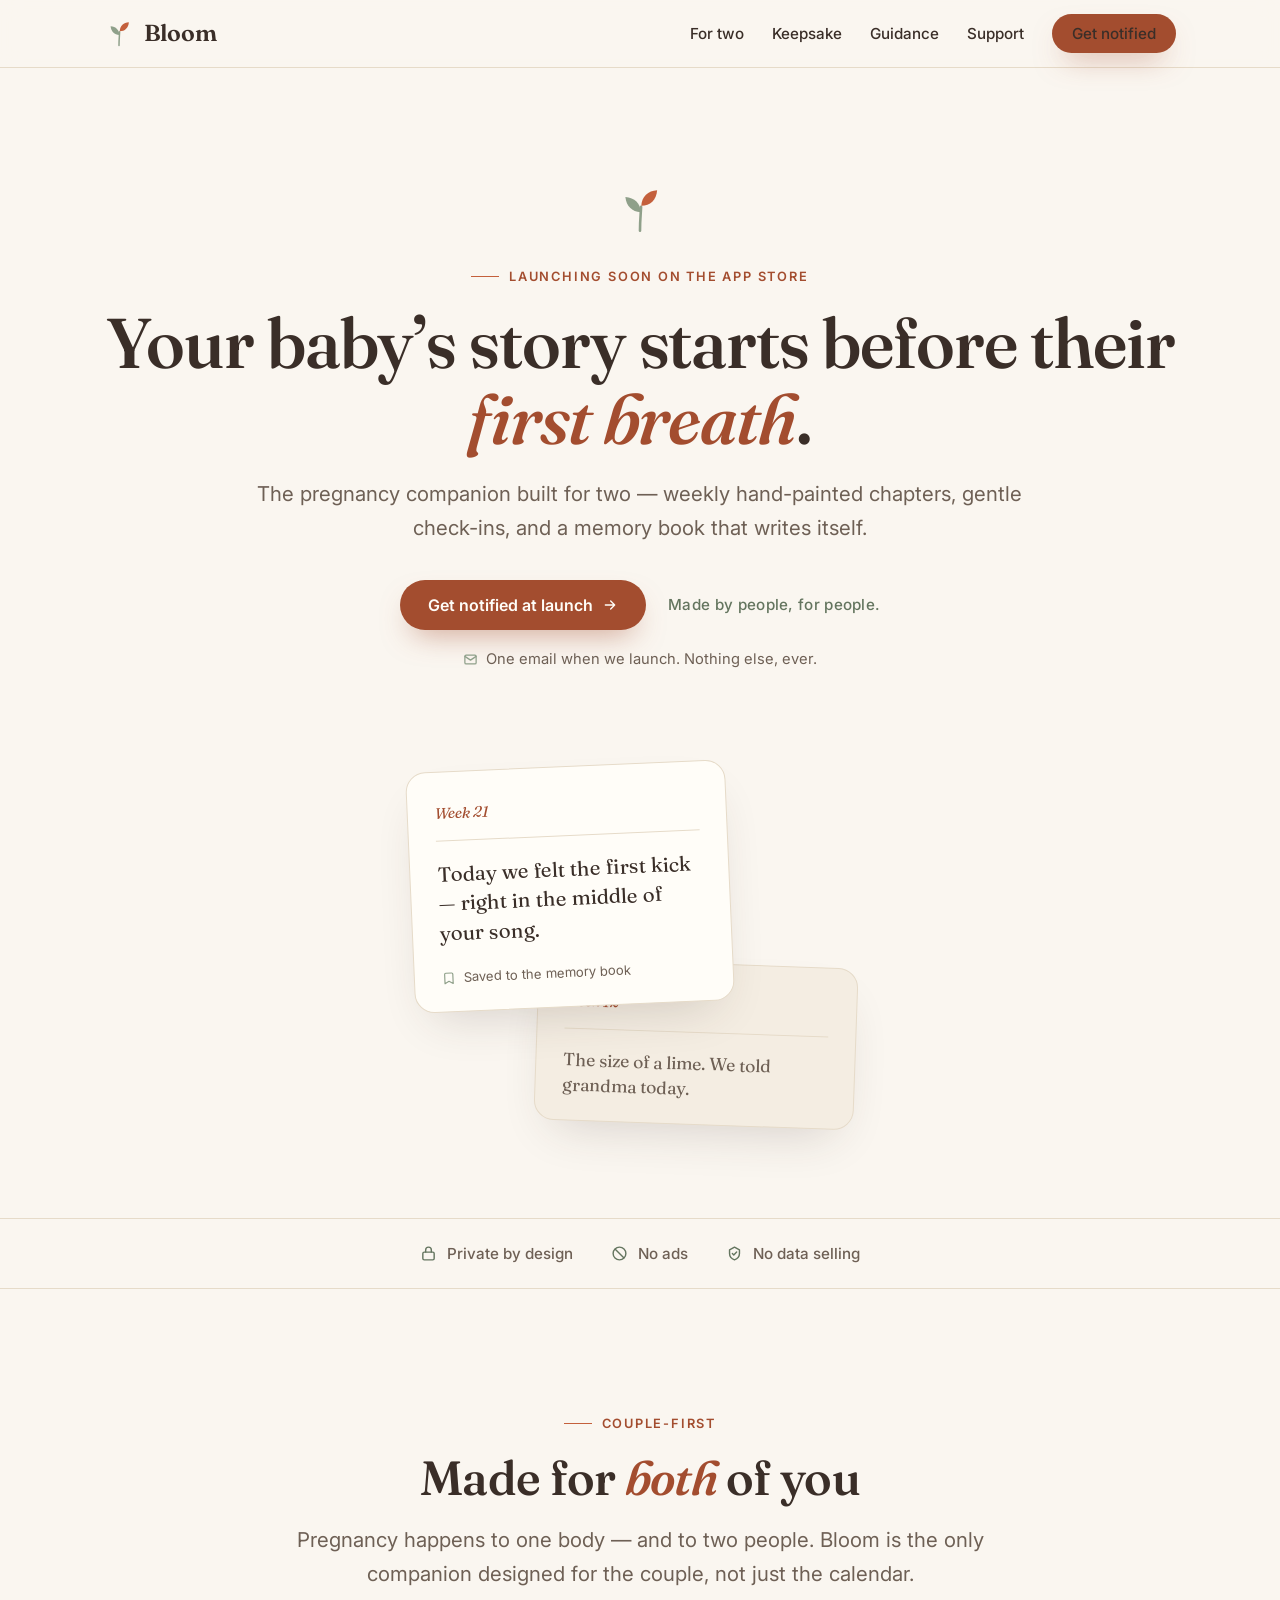
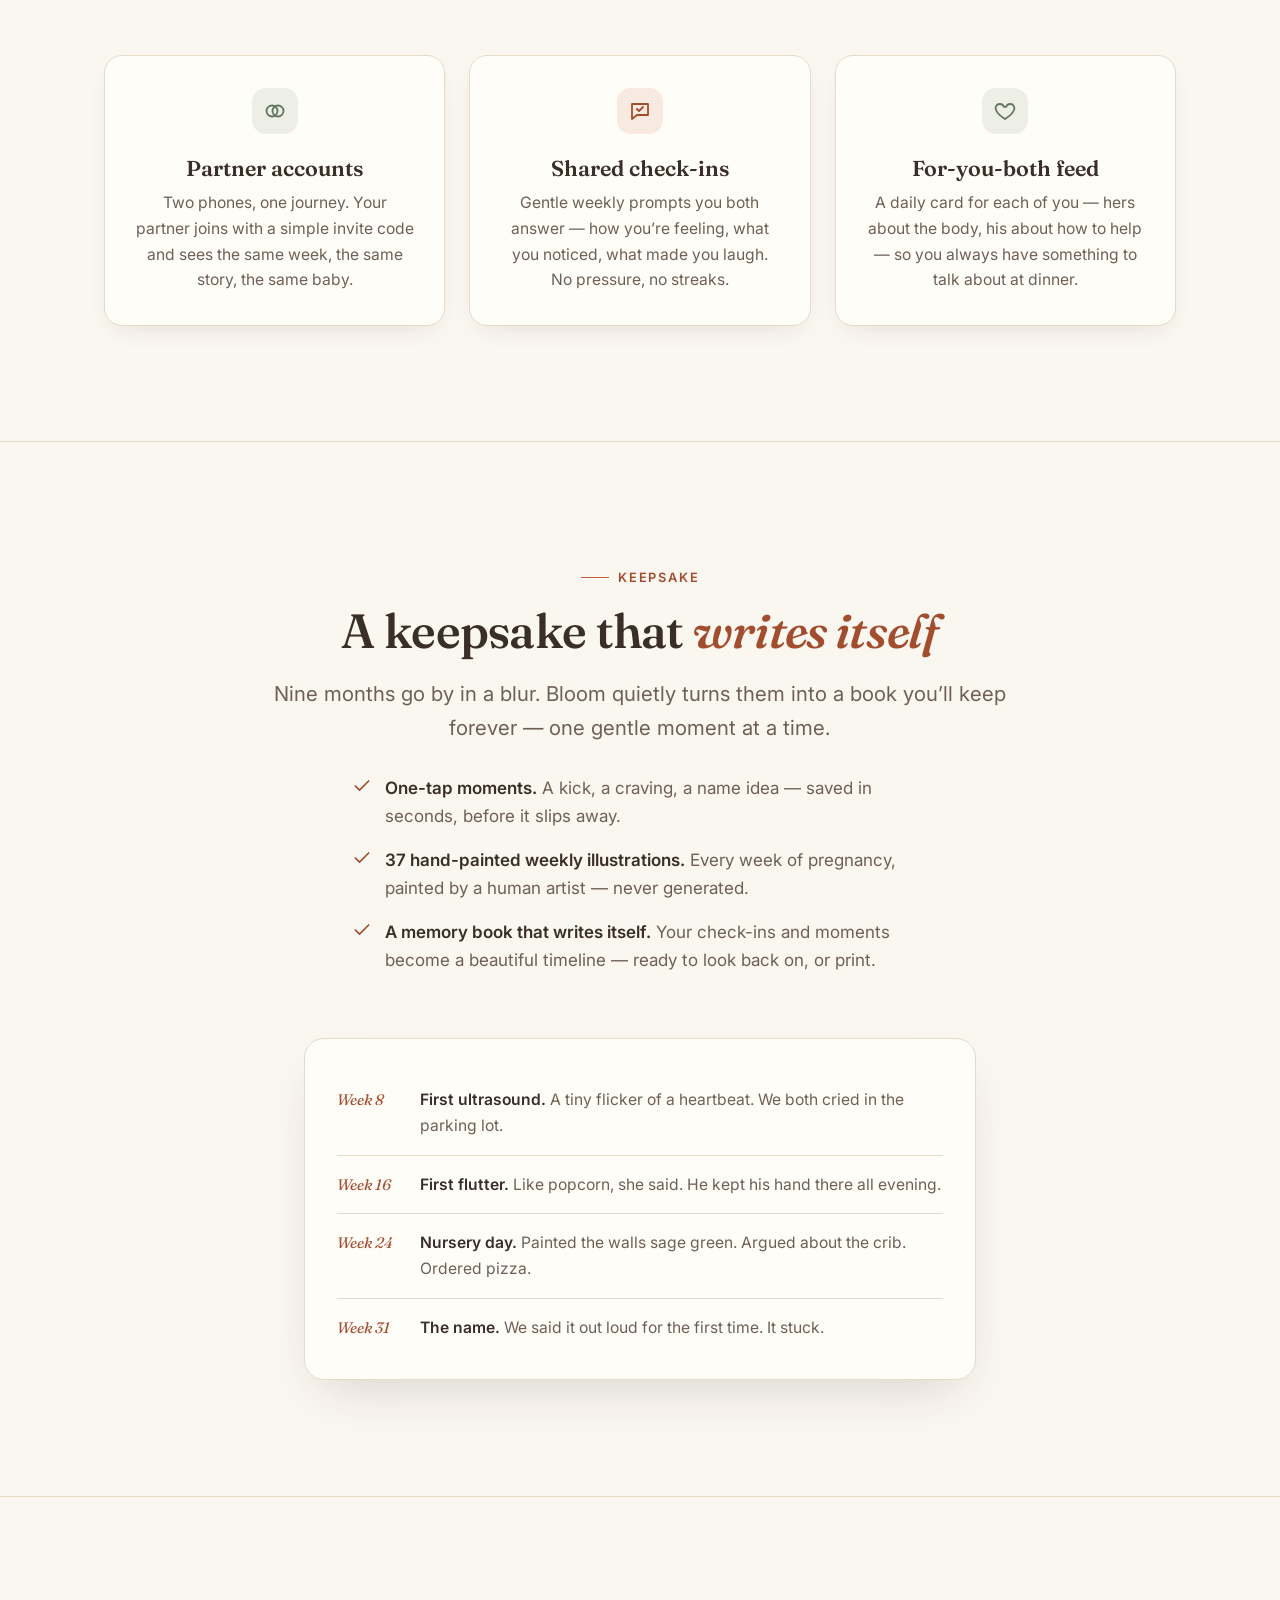
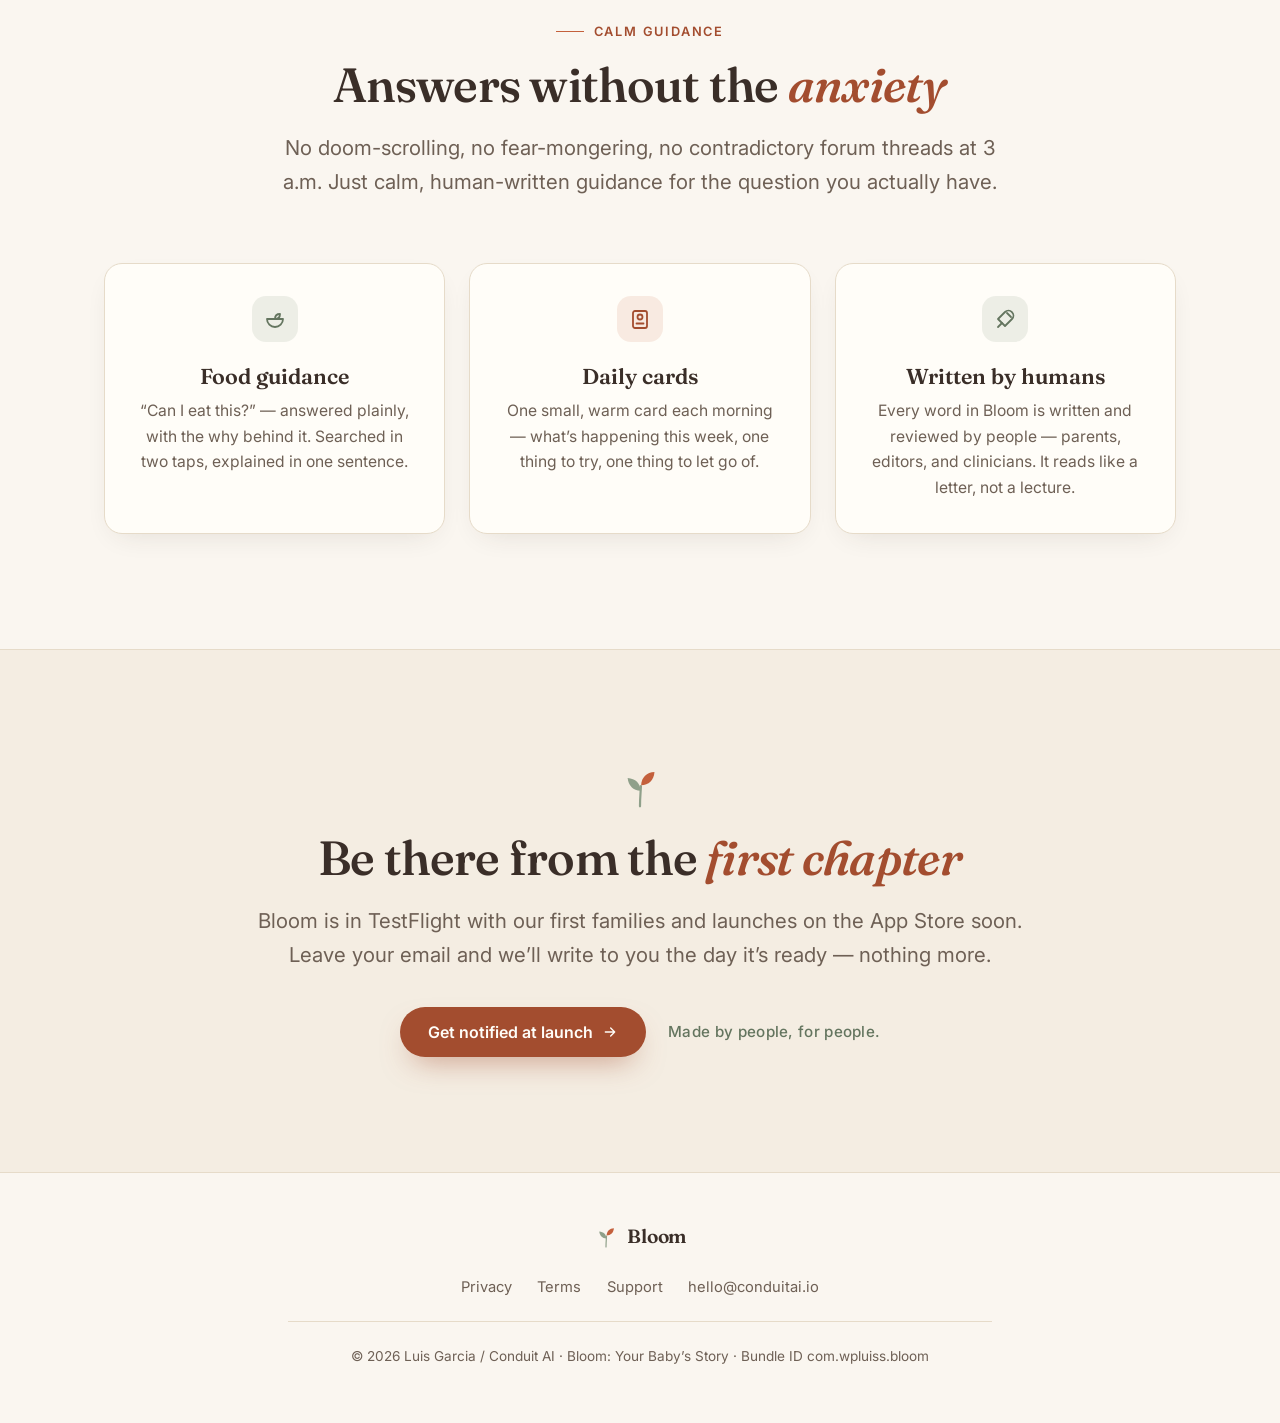
<file: index.html>
<!DOCTYPE html>
<html lang="en">
<head>
  <meta charset="UTF-8">
  <meta name="viewport" content="width=device-width, initial-scale=1.0">
  <title>Bloom: Your Baby's Story — Pregnancy companion for couples</title>
  <meta name="description" content="Bloom is the pregnancy companion built for two — weekly hand-painted chapters, gentle check-ins, and a memory book that writes itself. Launching soon on the App Store.">
  <link rel="canonical" href="https://bloom.conduitai.io/">

  <!-- Open Graph -->
  <meta property="og:type" content="website">
  <meta property="og:site_name" content="Bloom: Your Baby's Story">
  <meta property="og:title" content="Bloom: Your Baby's Story — Pregnancy companion for couples">
  <meta property="og:description" content="The pregnancy companion built for two — weekly hand-painted chapters, gentle check-ins, and a memory book that writes itself.">
  <meta property="og:url" content="https://bloom.conduitai.io/">
  <meta property="og:image" content="https://conduitai.io/assets/og.png">
  <meta name="twitter:card" content="summary_large_image">
  <meta name="twitter:title" content="Bloom: Your Baby's Story — Pregnancy companion for couples">
  <meta name="twitter:description" content="The pregnancy companion built for two — weekly hand-painted chapters, gentle check-ins, and a memory book that writes itself.">
  <meta name="twitter:image" content="https://conduitai.io/assets/og.png">

  <meta name="theme-color" content="#FAF6F0">
  <link rel="icon" href="data:image/svg+xml,%3Csvg xmlns='http://www.w3.org/2000/svg' viewBox='0 0 48 48'%3E%3Cpath d='M24 44c0-10 .8-16 1-22' stroke='%238FA08A' stroke-width='2.4' fill='none' stroke-linecap='round'/%3E%3Cpath d='M24.6 27C24.6 19 19 13.6 10.5 13c.9 8.4 6 13.6 14.1 14Z' fill='%238FA08A'/%3E%3Cpath d='M25.2 21c.4-8.6 6.2-14 14.6-14.4-.6 9-6.4 14.4-14.6 14.4Z' fill='%23C4603C'/%3E%3C/svg%3E">

  <!-- Fonts -->
  <link rel="preconnect" href="https://fonts.googleapis.com">
  <link rel="preconnect" href="https://fonts.gstatic.com" crossorigin>
  <link href="https://fonts.googleapis.com/css2?family=Fraunces:ital,opsz,wght@0,9..144,400..700;1,9..144,400..700&family=Inter:wght@400;500;600&display=swap" rel="stylesheet">

  <link rel="stylesheet" href="styles.css">

  <!-- Structured data -->
  <script type="application/ld+json">
  {
    "@context": "https://schema.org",
    "@type": "SoftwareApplication",
    "name": "Bloom: Your Baby's Story",
    "operatingSystem": "iOS",
    "applicationCategory": "LifestyleApplication",
    "description": "The pregnancy companion built for two — weekly hand-painted chapters, gentle check-ins, and a memory book that writes itself.",
    "url": "https://bloom.conduitai.io/",
    "author": {
      "@type": "Organization",
      "name": "Conduit AI",
      "url": "https://conduitai.io/"
    },
    "offers": {
      "@type": "Offer",
      "price": "0",
      "priceCurrency": "USD",
      "availability": "https://schema.org/PreOrder"
    }
  }
  </script>
</head>
<body>

  <header class="site-header">
    <div class="wrap">
      <a class="brand" href="index.html" aria-label="Bloom — home">
        <svg viewBox="0 0 48 48" fill="none" aria-hidden="true">
          <path d="M24 44c0-10 .8-16 1-22" stroke="#8FA08A" stroke-width="2.4" stroke-linecap="round"/>
          <path d="M24.6 27C24.6 19 19 13.6 10.5 13c.9 8.4 6 13.6 14.1 14Z" fill="#8FA08A"/>
          <path d="M25.2 21c.4-8.6 6.2-14 14.6-14.4-.6 9-6.4 14.4-14.6 14.4Z" fill="#C4603C"/>
        </svg>
        <span class="wordmark">Bloom</span>
      </a>
      <nav class="site-nav" aria-label="Primary">
        <a href="#for-two">For two</a>
        <a href="#keepsake">Keepsake</a>
        <a href="#guidance">Guidance</a>
        <a href="support.html">Support</a>
        <a class="btn btn-primary btn-sm" href="mailto:hello@conduitai.io?subject=Bloom%20waitlist&body=Hi%20Bloom%20team%20%E2%80%94%20please%20let%20me%20know%20when%20Bloom%20launches%20on%20the%20App%20Store.">Get notified</a>
      </nav>
    </div>
  </header>

  <main>
    <!-- Hero -->
    <section class="hero" aria-labelledby="hero-title">
      <div class="wrap">
        <div>
          <svg class="hero-mark reveal" viewBox="0 0 48 48" fill="none" aria-hidden="true">
            <path d="M24 44c0-10 .8-16 1-22" stroke="#8FA08A" stroke-width="2.4" stroke-linecap="round"/>
            <path d="M24.6 27C24.6 19 19 13.6 10.5 13c.9 8.4 6 13.6 14.1 14Z" fill="#8FA08A"/>
            <path d="M25.2 21c.4-8.6 6.2-14 14.6-14.4-.6 9-6.4 14.4-14.6 14.4Z" fill="#C4603C"/>
          </svg>
          <p class="eyebrow reveal">Launching soon on the App Store</p>
          <h1 class="display reveal" id="hero-title" data-delay="1">Your baby&rsquo;s story starts before their <span class="accent">first breath</span>.</h1>
          <p class="lede reveal" data-delay="2">The pregnancy companion built for two — weekly hand-painted chapters, gentle check-ins, and a memory book that writes itself.</p>
          <div class="hero-actions reveal" data-delay="2">
            <a class="btn btn-primary" href="mailto:hello@conduitai.io?subject=Bloom%20waitlist&body=Hi%20Bloom%20team%20%E2%80%94%20please%20let%20me%20know%20when%20Bloom%20launches%20on%20the%20App%20Store.">
              Get notified at launch
              <svg width="16" height="16" viewBox="0 0 24 24" fill="none" stroke="currentColor" stroke-width="2" stroke-linecap="round" stroke-linejoin="round" aria-hidden="true"><path d="M5 12h14M13 6l6 6-6 6"/></svg>
            </a>
            <span class="tagline">Made by people, for people.</span>
          </div>
          <p class="hero-note reveal" data-delay="2">
            <svg viewBox="0 0 24 24" fill="none" stroke="#8FA08A" stroke-width="2" stroke-linecap="round" stroke-linejoin="round" aria-hidden="true"><rect x="3" y="5" width="18" height="14" rx="2"/><path d="m3 7 9 6 9-6"/></svg>
            One email when we launch. Nothing else, ever.
          </p>
        </div>

        <figure class="keepsake reveal" data-delay="1" aria-hidden="true">
          <div class="keepsake-card kc-front">
            <span class="kc-week">Week 21</span>
            <div class="kc-rule"></div>
            <p class="kc-line">Today we felt the first kick — right in the middle of your song.</p>
            <span class="kc-meta">
              <svg viewBox="0 0 24 24" fill="none" stroke="#8FA08A" stroke-width="2" stroke-linecap="round" stroke-linejoin="round"><path d="M19 21l-7-4-7 4V5a2 2 0 0 1 2-2h10a2 2 0 0 1 2 2z"/></svg>
              Saved to the memory book
            </span>
          </div>
          <div class="keepsake-card kc-back">
            <span class="kc-week">Week 12</span>
            <div class="kc-rule"></div>
            <p class="kc-line">The size of a lime. We told grandma today.</p>
          </div>
        </figure>
      </div>
    </section>

    <!-- Trust bar -->
    <div class="trustbar">
      <div class="wrap">
        <ul>
          <li>
            <svg viewBox="0 0 24 24" fill="none" stroke="currentColor" stroke-width="2" stroke-linecap="round" stroke-linejoin="round" aria-hidden="true"><rect x="4" y="10" width="16" height="11" rx="2"/><path d="M8 10V7a4 4 0 0 1 8 0v3"/></svg>
            Private by design
          </li>
          <li>
            <svg viewBox="0 0 24 24" fill="none" stroke="currentColor" stroke-width="2" stroke-linecap="round" stroke-linejoin="round" aria-hidden="true"><circle cx="12" cy="12" r="9"/><path d="m6 6 12 12"/></svg>
            No ads
          </li>
          <li>
            <svg viewBox="0 0 24 24" fill="none" stroke="currentColor" stroke-width="2" stroke-linecap="round" stroke-linejoin="round" aria-hidden="true"><path d="M12 3l7 4v5c0 4.5-3 7.5-7 9-4-1.5-7-4.5-7-9V7z"/><path d="m9 12 2 2 4-4"/></svg>
            No data selling
          </li>
        </ul>
      </div>
    </div>

    <!-- Made for both of you -->
    <section class="section" id="for-two" aria-labelledby="for-two-title">
      <div class="wrap">
        <div class="section-head reveal">
          <p class="eyebrow">Couple-first</p>
          <h2 class="display" id="for-two-title">Made for <span class="accent">both</span> of you</h2>
          <p class="lede">Pregnancy happens to one body — and to two people. Bloom is the only companion designed for the couple, not just the calendar.</p>
        </div>
        <div class="grid-3">
          <article class="card reveal">
            <div class="icon" aria-hidden="true">
              <svg viewBox="0 0 24 24" fill="none" stroke="currentColor" stroke-width="1.8" stroke-linecap="round" stroke-linejoin="round"><circle cx="9" cy="12" r="5.5"/><circle cx="15" cy="12" r="5.5"/></svg>
            </div>
            <h3>Partner accounts</h3>
            <p>Two phones, one journey. Your partner joins with a simple invite code and sees the same week, the same story, the same baby.</p>
          </article>
          <article class="card reveal" data-delay="1">
            <div class="icon" aria-hidden="true">
              <svg viewBox="0 0 24 24" fill="none" stroke="currentColor" stroke-width="1.8" stroke-linecap="round" stroke-linejoin="round"><path d="M4 5h16v11H9l-5 4z"/><path d="m9 10 2 2 4-4"/></svg>
            </div>
            <h3>Shared check-ins</h3>
            <p>Gentle weekly prompts you both answer — how you&rsquo;re feeling, what you noticed, what made you laugh. No pressure, no streaks.</p>
          </article>
          <article class="card reveal" data-delay="2">
            <div class="icon" aria-hidden="true">
              <svg viewBox="0 0 24 24" fill="none" stroke="currentColor" stroke-width="1.8" stroke-linecap="round" stroke-linejoin="round"><path d="M12 20s-7-4.3-9-9c-1.2-2.9.6-6 3.7-6 2 0 3.6 1.2 4.3 2.8h2c.7-1.6 2.3-2.8 4.3-2.8 3.1 0 4.9 3.1 3.7 6-2 4.7-9 9-9 9z"/></svg>
            </div>
            <h3>For-you-both feed</h3>
            <p>A daily card for each of you — hers about the body, his about how to help — so you always have something to talk about at dinner.</p>
          </article>
        </div>
      </div>
    </section>

    <!-- Keepsake -->
    <section class="section" id="keepsake" aria-labelledby="keepsake-title">
      <div class="wrap split">
        <div class="reveal">
          <p class="eyebrow">Keepsake</p>
          <h2 class="display" id="keepsake-title">A keepsake that <span class="accent">writes itself</span></h2>
          <p class="lede">Nine months go by in a blur. Bloom quietly turns them into a book you&rsquo;ll keep forever — one gentle moment at a time.</p>
          <ul class="check-list">
            <li>
              <svg viewBox="0 0 24 24" fill="none" stroke="currentColor" stroke-width="2" stroke-linecap="round" stroke-linejoin="round" aria-hidden="true"><path d="M20 6 9 17l-5-5"/></svg>
              <span><strong>One-tap moments.</strong> A kick, a craving, a name idea — saved in seconds, before it slips away.</span>
            </li>
            <li>
              <svg viewBox="0 0 24 24" fill="none" stroke="currentColor" stroke-width="2" stroke-linecap="round" stroke-linejoin="round" aria-hidden="true"><path d="M20 6 9 17l-5-5"/></svg>
              <span><strong>37 hand-painted weekly illustrations.</strong> Every week of pregnancy, painted by a human artist — never generated.</span>
            </li>
            <li>
              <svg viewBox="0 0 24 24" fill="none" stroke="currentColor" stroke-width="2" stroke-linecap="round" stroke-linejoin="round" aria-hidden="true"><path d="M20 6 9 17l-5-5"/></svg>
              <span><strong>A memory book that writes itself.</strong> Your check-ins and moments become a beautiful timeline — ready to look back on, or print.</span>
            </li>
          </ul>
        </div>
        <div class="timeline reveal" data-delay="1" role="img" aria-label="Example memory timeline: week 8 first ultrasound, week 16 first flutter, week 24 nursery painted">
          <ol>
            <li>
              <span class="t-week">Week 8</span>
              <p class="t-text"><strong>First ultrasound.</strong> A tiny flicker of a heartbeat. We both cried in the parking lot.</p>
            </li>
            <li>
              <span class="t-week">Week 16</span>
              <p class="t-text"><strong>First flutter.</strong> Like popcorn, she said. He kept his hand there all evening.</p>
            </li>
            <li>
              <span class="t-week">Week 24</span>
              <p class="t-text"><strong>Nursery day.</strong> Painted the walls sage green. Argued about the crib. Ordered pizza.</p>
            </li>
            <li>
              <span class="t-week">Week 31</span>
              <p class="t-text"><strong>The name.</strong> We said it out loud for the first time. It stuck.</p>
            </li>
          </ol>
        </div>
      </div>
    </section>

    <!-- Calm guidance -->
    <section class="section" id="guidance" aria-labelledby="guidance-title">
      <div class="wrap">
        <div class="section-head reveal">
          <p class="eyebrow">Calm guidance</p>
          <h2 class="display" id="guidance-title">Answers without the <span class="accent">anxiety</span></h2>
          <p class="lede">No doom-scrolling, no fear-mongering, no contradictory forum threads at 3 a.m. Just calm, human-written guidance for the question you actually have.</p>
        </div>
        <div class="grid-3">
          <article class="card reveal">
            <div class="icon" aria-hidden="true">
              <svg viewBox="0 0 24 24" fill="none" stroke="currentColor" stroke-width="1.8" stroke-linecap="round" stroke-linejoin="round"><path d="M4 12h16a8 8 0 0 1-16 0z"/><path d="M12 12c0-3 2-5 5-5 0 3-2 5-5 5z"/></svg>
            </div>
            <h3>Food guidance</h3>
            <p>&ldquo;Can I eat this?&rdquo; — answered plainly, with the why behind it. Searched in two taps, explained in one sentence.</p>
          </article>
          <article class="card reveal" data-delay="1">
            <div class="icon" aria-hidden="true">
              <svg viewBox="0 0 24 24" fill="none" stroke="currentColor" stroke-width="1.8" stroke-linecap="round" stroke-linejoin="round"><rect x="5" y="4" width="14" height="17" rx="2"/><circle cx="12" cy="10" r="2.5"/><path d="M8.5 16.5h7"/></svg>
            </div>
            <h3>Daily cards</h3>
            <p>One small, warm card each morning — what&rsquo;s happening this week, one thing to try, one thing to let go of.</p>
          </article>
          <article class="card reveal" data-delay="2">
            <div class="icon" aria-hidden="true">
              <svg viewBox="0 0 24 24" fill="none" stroke="currentColor" stroke-width="1.8" stroke-linecap="round" stroke-linejoin="round"><path d="M12 19l7-7a4.95 4.95 0 0 0-7-7l-7 7z"/><path d="m9 16-4 4"/><path d="m14 6 4 4"/></svg>
            </div>
            <h3>Written by humans</h3>
            <p>Every word in Bloom is written and reviewed by people — parents, editors, and clinicians. It reads like a letter, not a lecture.</p>
          </article>
        </div>
      </div>
    </section>

    <!-- Waitlist -->
    <section class="section waitlist" id="waitlist" aria-labelledby="waitlist-title">
      <div class="wrap reveal">
        <svg class="sprout-center" viewBox="0 0 48 48" fill="none" aria-hidden="true">
          <path d="M24 44c0-10 .8-16 1-22" stroke="#8FA08A" stroke-width="2.4" stroke-linecap="round"/>
          <path d="M24.6 27C24.6 19 19 13.6 10.5 13c.9 8.4 6 13.6 14.1 14Z" fill="#8FA08A"/>
          <path d="M25.2 21c.4-8.6 6.2-14 14.6-14.4-.6 9-6.4 14.4-14.6 14.4Z" fill="#C4603C"/>
        </svg>
        <h2 class="display" id="waitlist-title">Be there from the <span class="accent">first chapter</span></h2>
        <p class="lede">Bloom is in TestFlight with our first families and launches on the App Store soon. Leave your email and we&rsquo;ll write to you the day it&rsquo;s ready — nothing more.</p>
        <div class="hero-actions">
          <a class="btn btn-primary" href="mailto:hello@conduitai.io?subject=Bloom%20waitlist&body=Hi%20Bloom%20team%20%E2%80%94%20please%20let%20me%20know%20when%20Bloom%20launches%20on%20the%20App%20Store.">
            Get notified at launch
            <svg width="16" height="16" viewBox="0 0 24 24" fill="none" stroke="currentColor" stroke-width="2" stroke-linecap="round" stroke-linejoin="round" aria-hidden="true"><path d="M5 12h14M13 6l6 6-6 6"/></svg>
          </a>
          <span class="tagline">Made by people, for people.</span>
        </div>
      </div>
    </section>
  </main>

  <footer class="site-footer">
    <div class="wrap">
      <a class="brand" href="index.html" aria-label="Bloom — home">
        <svg viewBox="0 0 48 48" fill="none" aria-hidden="true">
          <path d="M24 44c0-10 .8-16 1-22" stroke="#8FA08A" stroke-width="2.4" stroke-linecap="round"/>
          <path d="M24.6 27C24.6 19 19 13.6 10.5 13c.9 8.4 6 13.6 14.1 14Z" fill="#8FA08A"/>
          <path d="M25.2 21c.4-8.6 6.2-14 14.6-14.4-.6 9-6.4 14.4-14.6 14.4Z" fill="#C4603C"/>
        </svg>
        <span class="wordmark">Bloom</span>
      </a>
      <nav class="footer-links" aria-label="Footer">
        <a href="privacy.html">Privacy</a>
        <a href="terms.html">Terms</a>
        <a href="support.html">Support</a>
        <a href="mailto:hello@conduitai.io">hello@conduitai.io</a>
      </nav>
      <p class="footer-legal">&copy; 2026 Luis Garcia / Conduit AI &middot; Bloom: Your Baby&rsquo;s Story &middot; Bundle ID com.wpluiss.bloom</p>
    </div>
  </footer>

  <script>
    (function () {
      var els = document.querySelectorAll('.reveal');
      if (!('IntersectionObserver' in window)) {
        els.forEach(function (el) { el.classList.add('in'); });
        return;
      }
      var io = new IntersectionObserver(function (entries) {
        entries.forEach(function (entry) {
          if (entry.isIntersecting) {
            entry.target.classList.add('in');
            io.unobserve(entry.target);
          }
        });
      }, { threshold: 0.12, rootMargin: '0px 0px -40px 0px' });
      els.forEach(function (el) { io.observe(el); });
    })();
  </script>
</body>
</html>
</file>
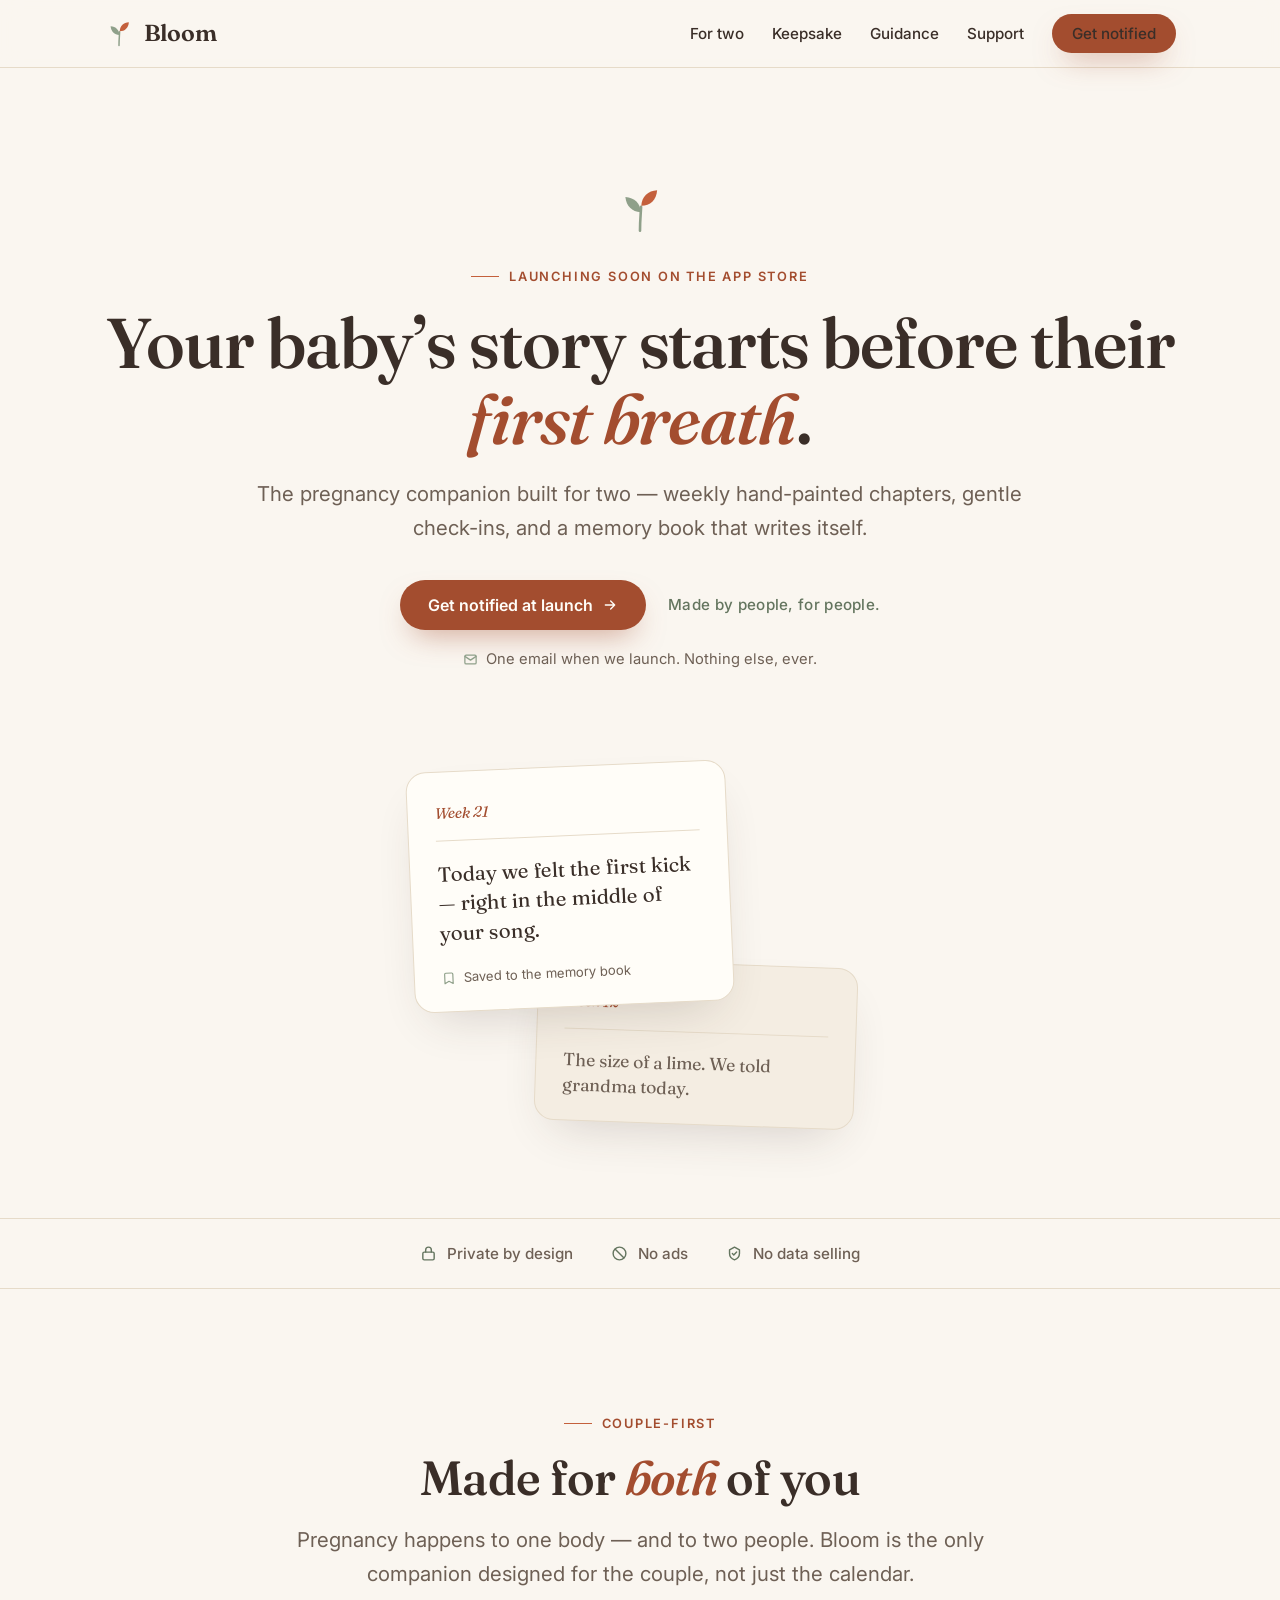
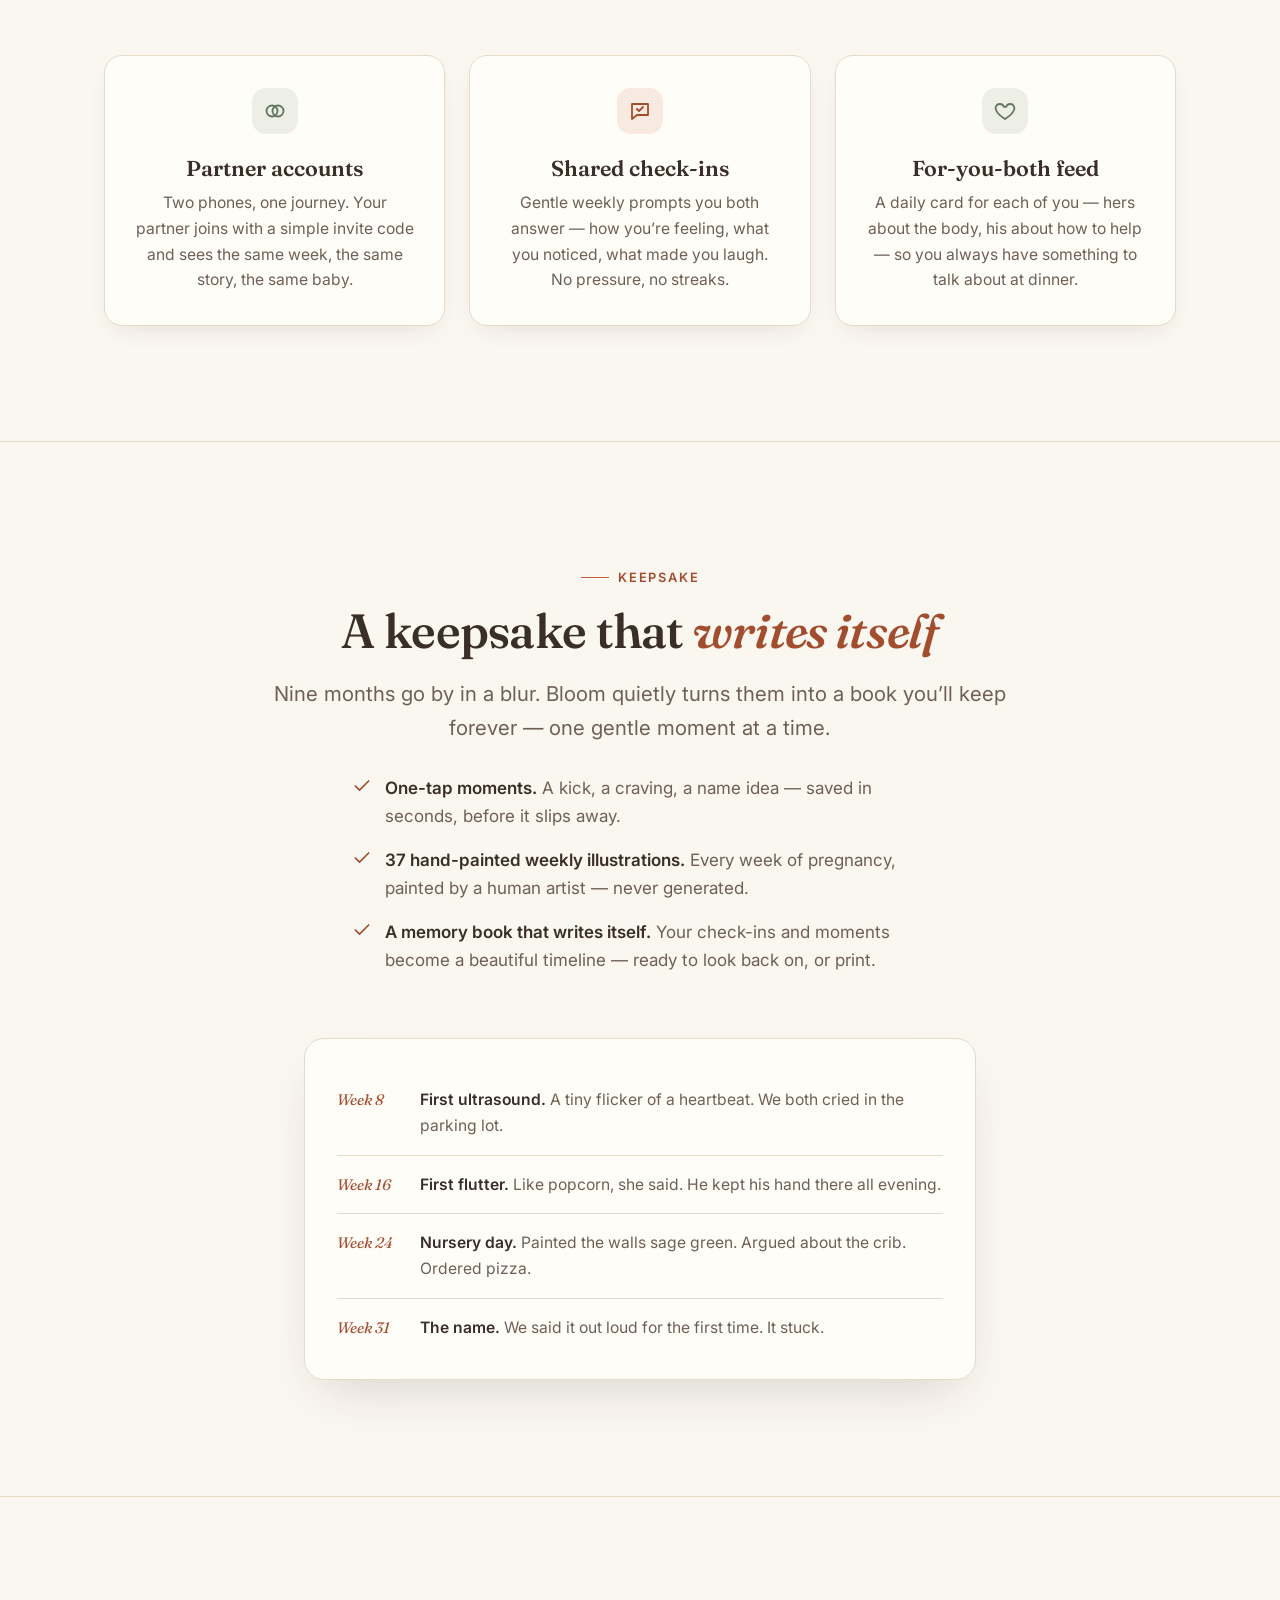
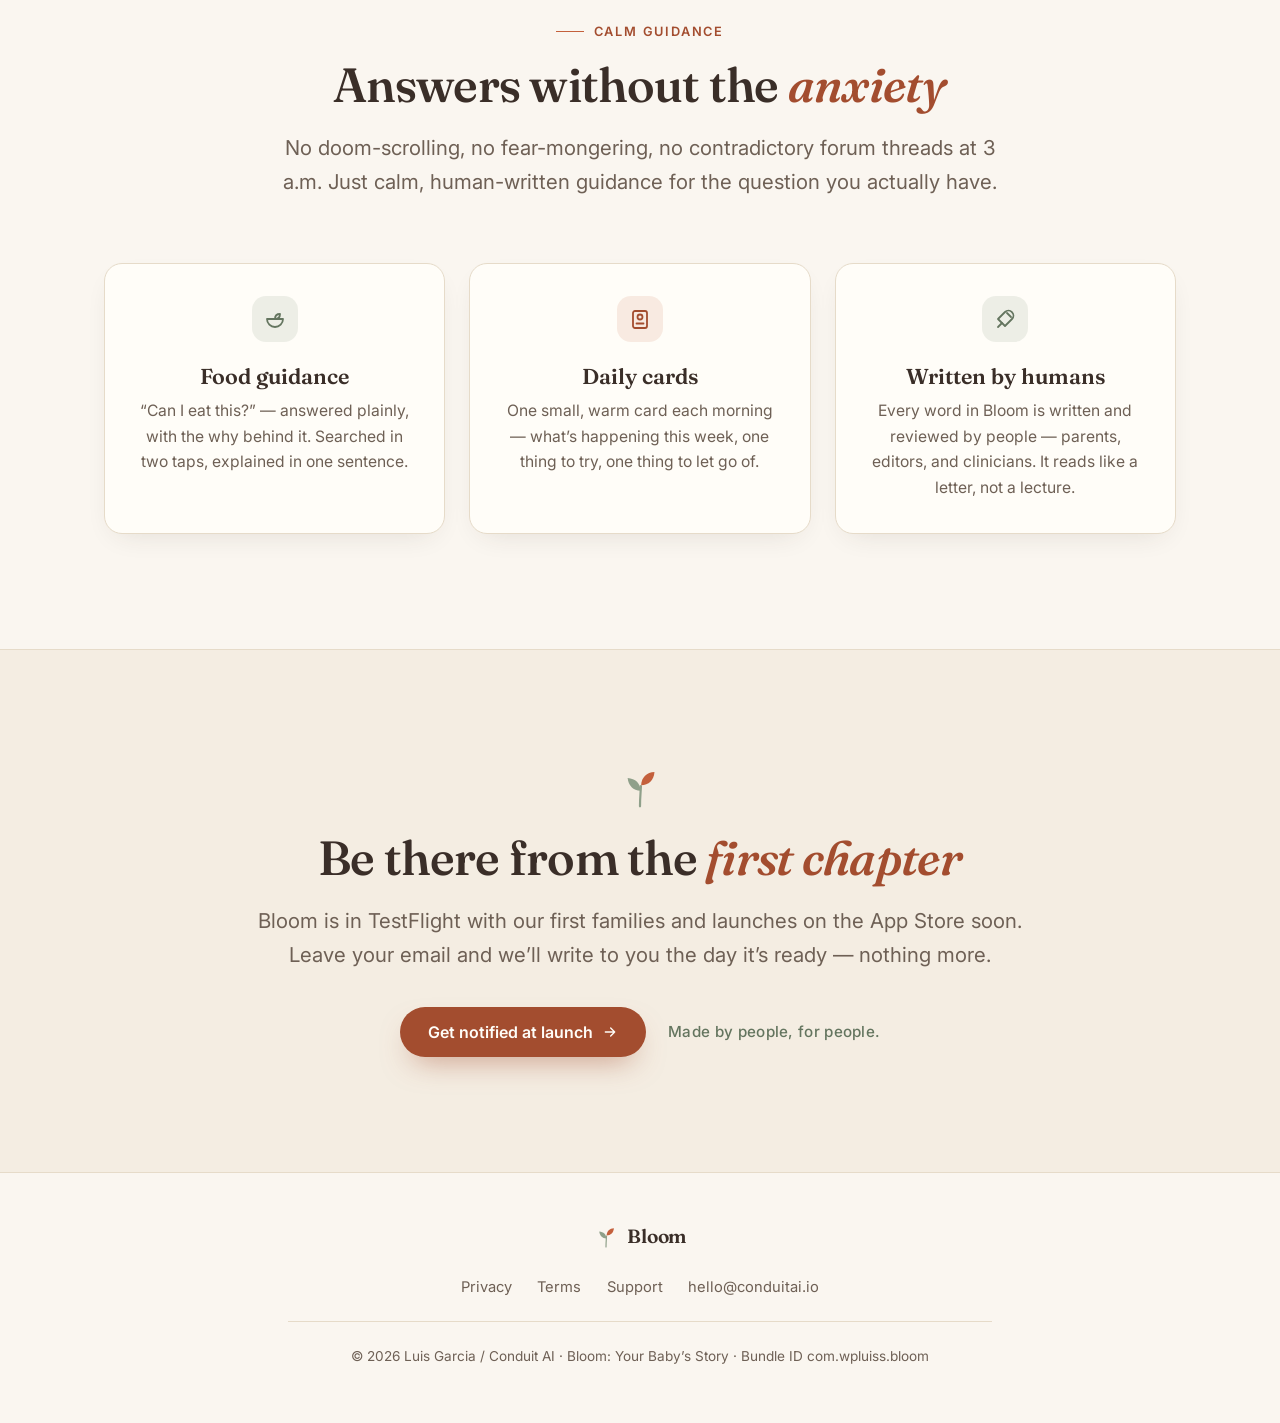
<file: bloom/index.html>
<!DOCTYPE html>
<html lang="en">
<head>
  <meta charset="UTF-8">
  <meta name="viewport" content="width=device-width, initial-scale=1.0">
  <title>Bloom: Your Baby's Story — Pregnancy companion for couples</title>
  <meta name="description" content="Bloom is the pregnancy companion built for two — weekly hand-painted chapters, gentle check-ins, and a memory book that writes itself. Launching soon on the App Store.">
  <!-- /bloom/ is an alias for the root site -->
  <meta http-equiv="refresh" content="0; url=../index.html">
  <link rel="canonical" href="https://conduitai.io/">
  <meta name="theme-color" content="#FAF6F0">
  <link rel="preconnect" href="https://fonts.googleapis.com">
  <link rel="preconnect" href="https://fonts.gstatic.com" crossorigin>
  <link href="https://fonts.googleapis.com/css2?family=Fraunces:ital,opsz,wght@0,9..144,400..700;1,9..144,400..700&family=Inter:wght@400;500;600&display=swap" rel="stylesheet">
  <link rel="stylesheet" href="../styles.css">
  <script>window.location.replace("../index.html");</script>
</head>
<body>
  <main class="center-page">
    <div>
      <svg width="52" height="52" viewBox="0 0 48 48" fill="none" aria-hidden="true" style="margin:0 auto;">
        <path d="M24 44c0-10 .8-16 1-22" stroke="#8FA08A" stroke-width="2.4" stroke-linecap="round"/>
        <path d="M24.6 27C24.6 19 19 13.6 10.5 13c.9 8.4 6 13.6 14.1 14Z" fill="#8FA08A"/>
        <path d="M25.2 21c.4-8.6 6.2-14 14.6-14.4-.6 9-6.4 14.4-14.6 14.4Z" fill="#C4603C"/>
      </svg>
      <h1 class="display">Bloom</h1>
      <p>Taking you to <a href="../index.html">Bloom: Your Baby&rsquo;s Story</a>&hellip;</p>
    </div>
  </main>
</body>
</html>
</file>
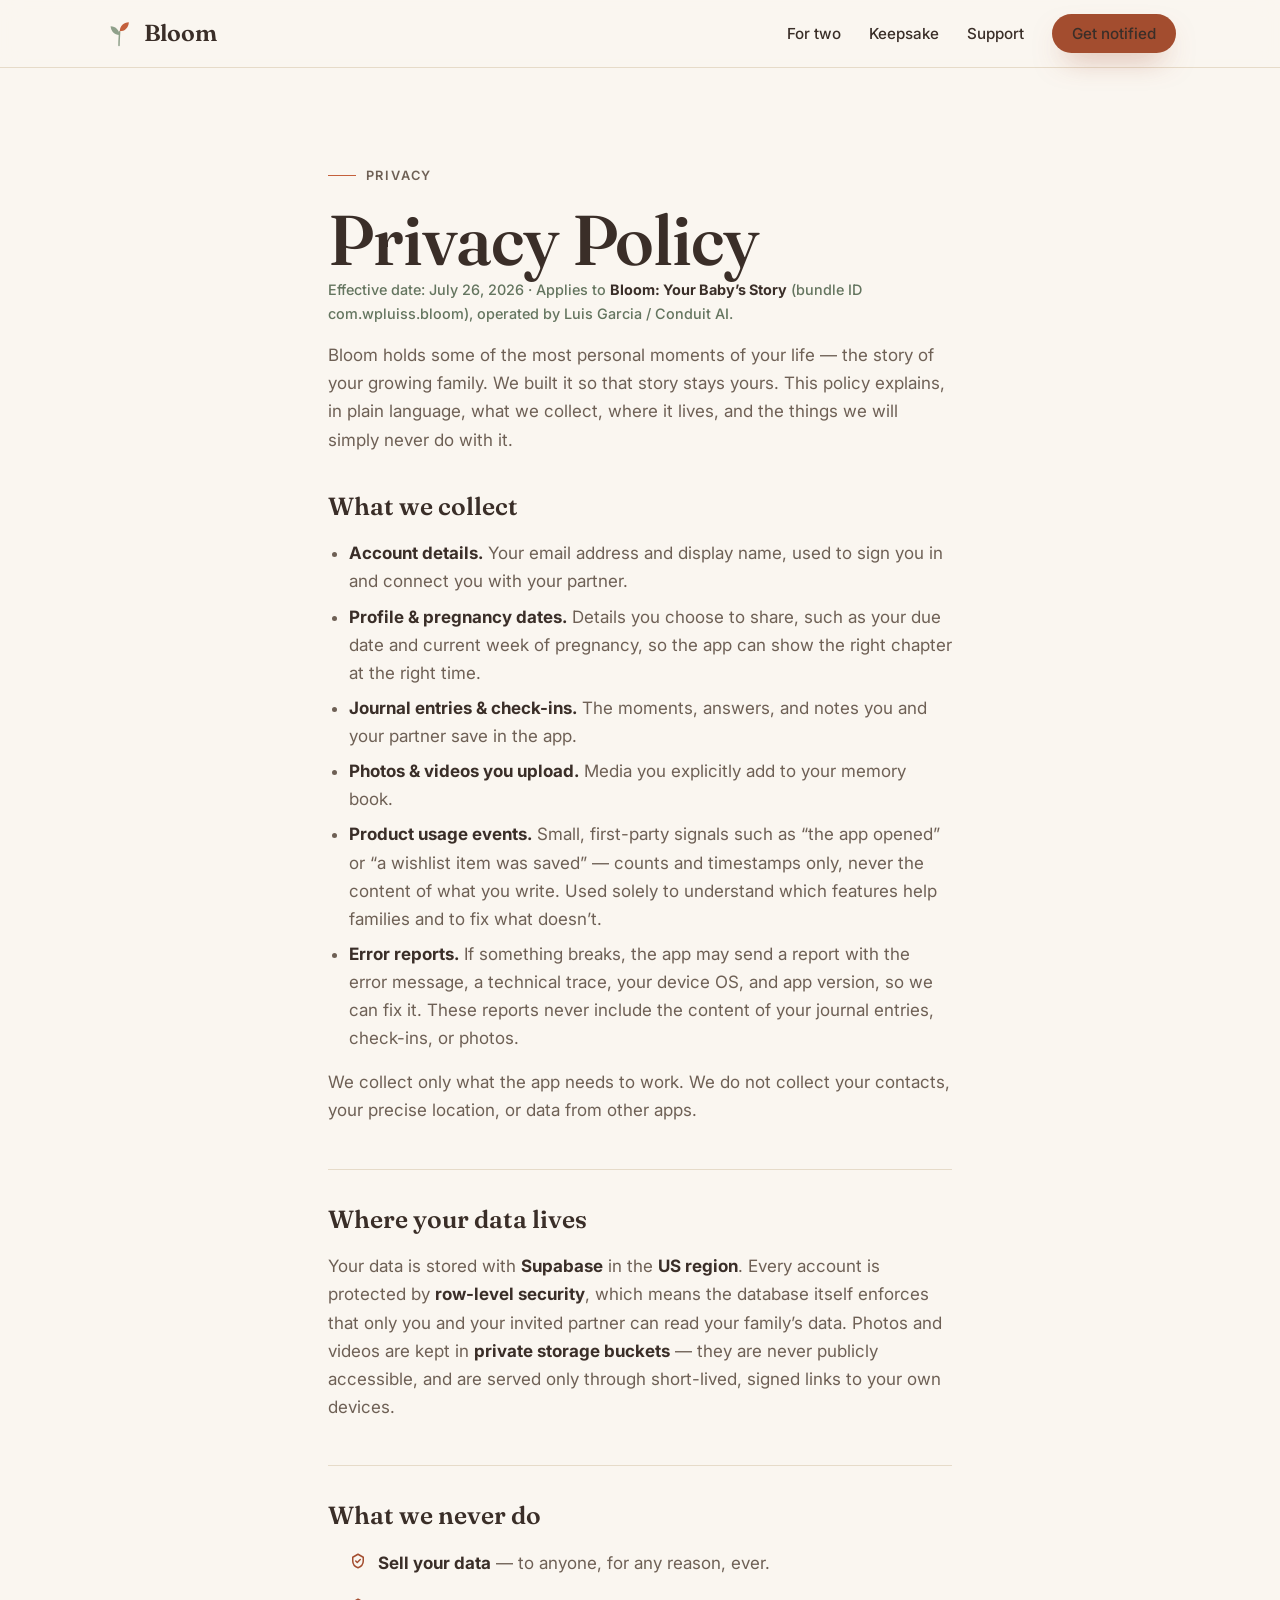
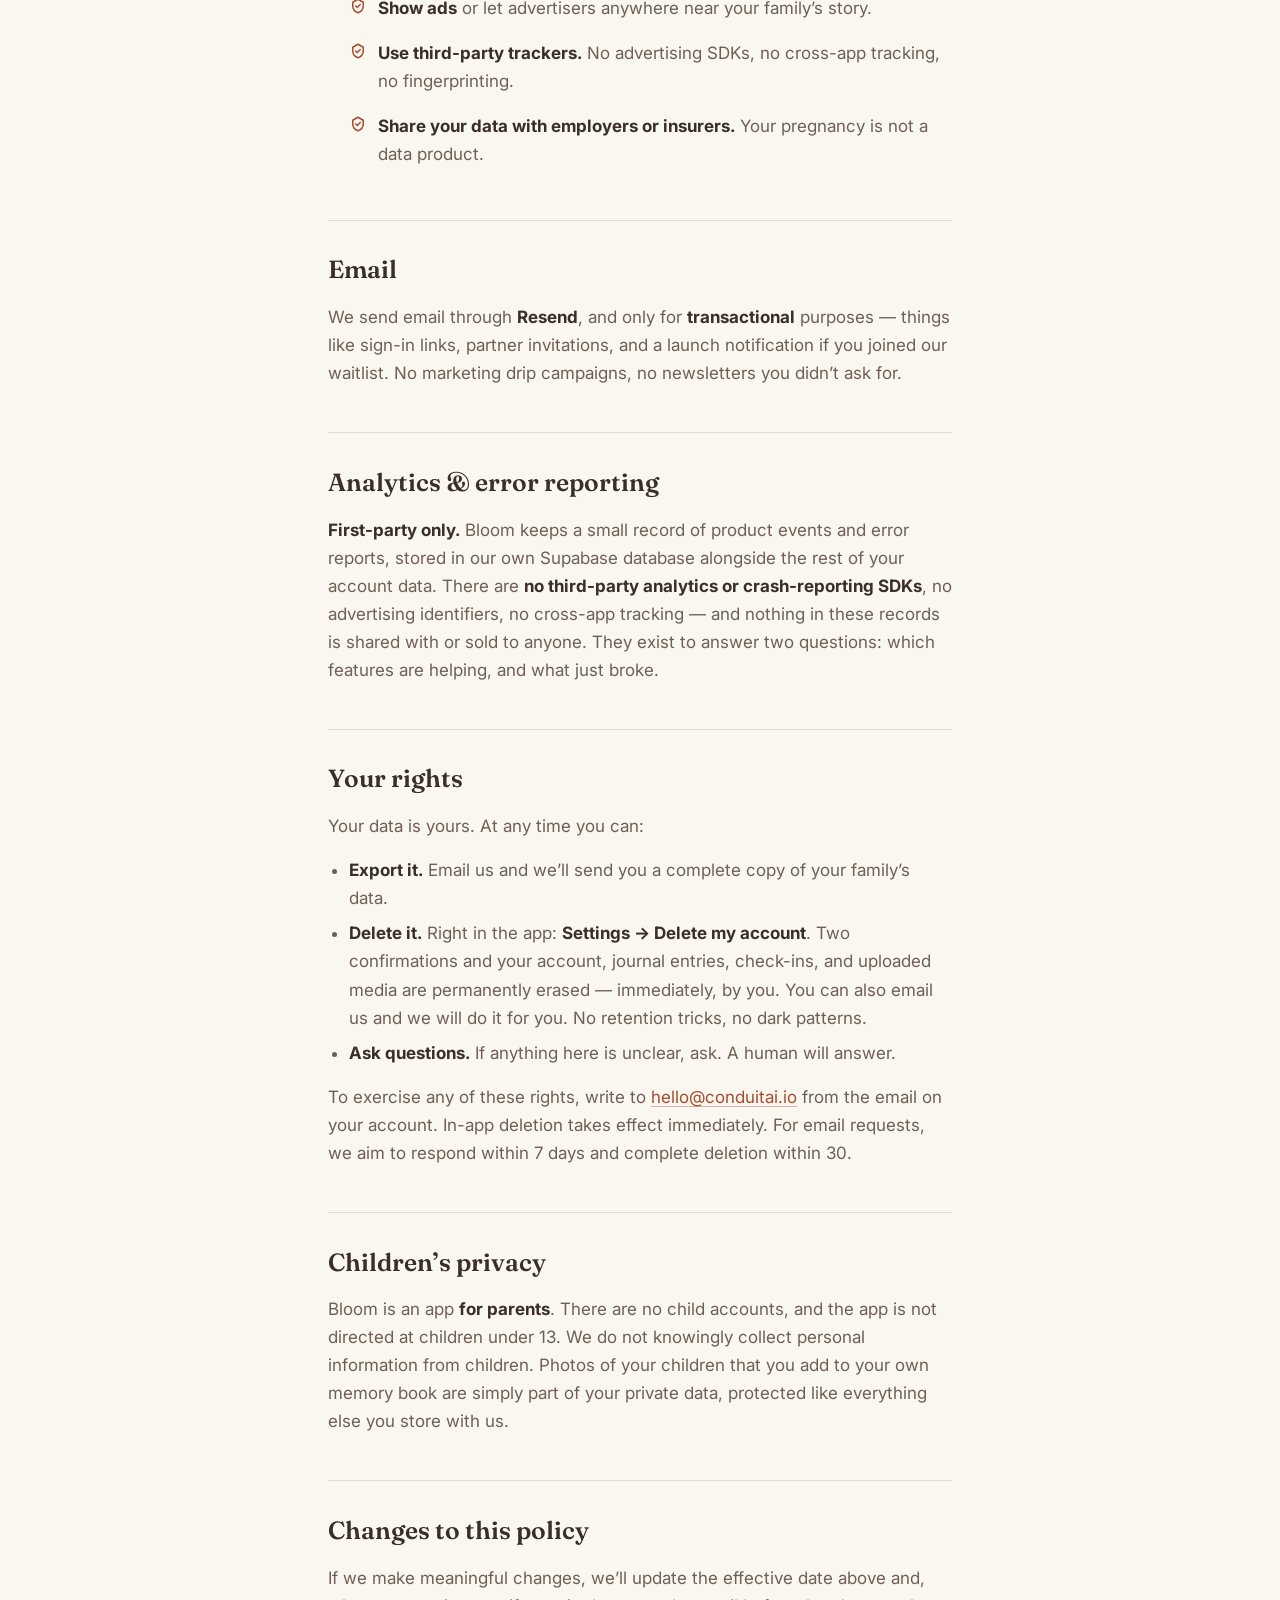
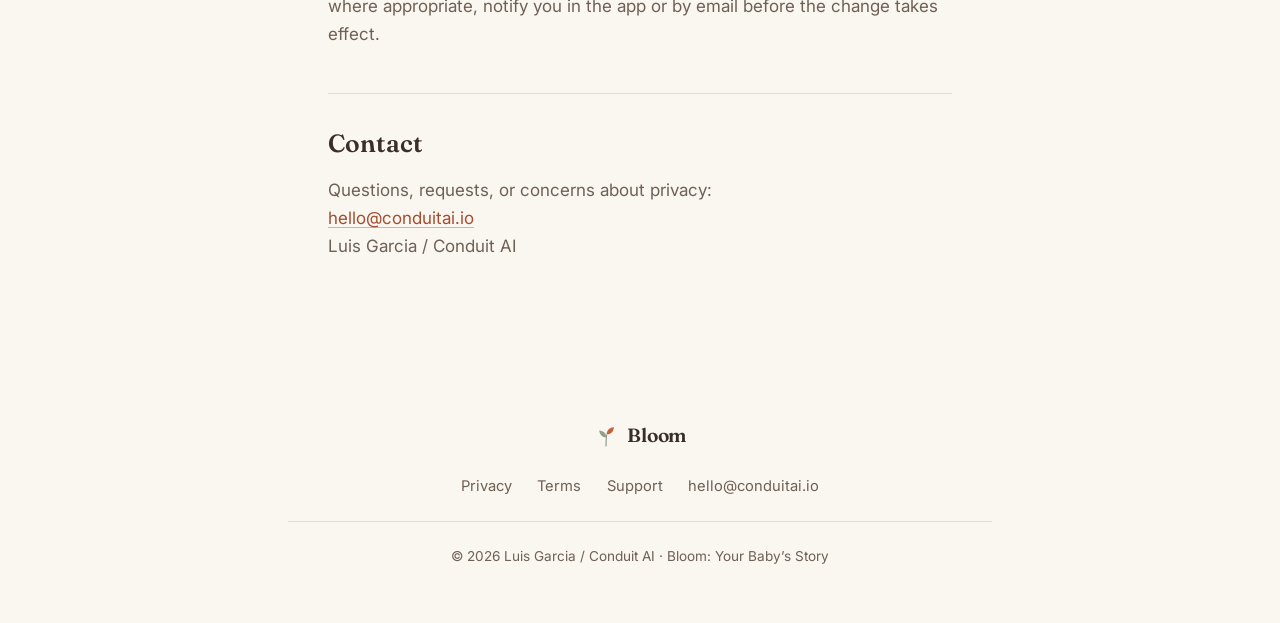
<file: privacy.html>
<!DOCTYPE html>
<html lang="en">
<head>
  <meta charset="UTF-8">
  <meta name="viewport" content="width=device-width, initial-scale=1.0">
  <title>Privacy Policy — Bloom: Your Baby's Story</title>
  <meta name="description" content="How Bloom collects, stores, and protects your family's data. Private by design: no ads, no data selling, no third-party trackers.">
  <link rel="canonical" href="https://bloom.conduitai.io/privacy.html">
  <meta name="theme-color" content="#FAF6F0">
  <link rel="icon" href="data:image/svg+xml,%3Csvg xmlns='http://www.w3.org/2000/svg' viewBox='0 0 48 48'%3E%3Cpath d='M24 44c0-10 .8-16 1-22' stroke='%238FA08A' stroke-width='2.4' fill='none' stroke-linecap='round'/%3E%3Cpath d='M24.6 27C24.6 19 19 13.6 10.5 13c.9 8.4 6 13.6 14.1 14Z' fill='%238FA08A'/%3E%3Cpath d='M25.2 21c.4-8.6 6.2-14 14.6-14.4-.6 9-6.4 14.4-14.6 14.4Z' fill='%23C4603C'/%3E%3C/svg%3E">
  <link rel="preconnect" href="https://fonts.googleapis.com">
  <link rel="preconnect" href="https://fonts.gstatic.com" crossorigin>
  <link href="https://fonts.googleapis.com/css2?family=Fraunces:ital,opsz,wght@0,9..144,400..700;1,9..144,400..700&family=Inter:wght@400;500;600&display=swap" rel="stylesheet">
  <link rel="stylesheet" href="styles.css">
</head>
<body>

  <header class="site-header">
    <div class="wrap">
      <a class="brand" href="index.html" aria-label="Bloom — home">
        <svg viewBox="0 0 48 48" fill="none" aria-hidden="true">
          <path d="M24 44c0-10 .8-16 1-22" stroke="#8FA08A" stroke-width="2.4" stroke-linecap="round"/>
          <path d="M24.6 27C24.6 19 19 13.6 10.5 13c.9 8.4 6 13.6 14.1 14Z" fill="#8FA08A"/>
          <path d="M25.2 21c.4-8.6 6.2-14 14.6-14.4-.6 9-6.4 14.4-14.6 14.4Z" fill="#C4603C"/>
        </svg>
        <span class="wordmark">Bloom</span>
      </a>
      <nav class="site-nav" aria-label="Primary">
        <a href="index.html#for-two">For two</a>
        <a href="index.html#keepsake">Keepsake</a>
        <a href="support.html">Support</a>
        <a class="btn btn-primary btn-sm" href="mailto:hello@conduitai.io?subject=Bloom%20waitlist&body=Hi%20Bloom%20team%20%E2%80%94%20please%20let%20me%20know%20when%20Bloom%20launches%20on%20the%20App%20Store.">Get notified</a>
      </nav>
    </div>
  </header>

  <main class="page-main">
    <div class="wrap prose">
      <p class="eyebrow">Privacy</p>
      <h1 class="display">Privacy Policy</h1>
      <p class="effective">Effective date: July 26, 2026 &middot; Applies to <strong>Bloom: Your Baby&rsquo;s Story</strong> (bundle ID com.wpluiss.bloom), operated by Luis Garcia / Conduit AI.</p>

      <p>Bloom holds some of the most personal moments of your life — the story of your growing family. We built it so that story stays yours. This policy explains, in plain language, what we collect, where it lives, and the things we will simply never do with it.</p>

      <h2>What we collect</h2>
      <ul>
        <li><strong>Account details.</strong> Your email address and display name, used to sign you in and connect you with your partner.</li>
        <li><strong>Profile &amp; pregnancy dates.</strong> Details you choose to share, such as your due date and current week of pregnancy, so the app can show the right chapter at the right time.</li>
        <li><strong>Journal entries &amp; check-ins.</strong> The moments, answers, and notes you and your partner save in the app.</li>
        <li><strong>Photos &amp; videos you upload.</strong> Media you explicitly add to your memory book.</li>
        <li><strong>Product usage events.</strong> Small, first-party signals such as &ldquo;the app opened&rdquo; or &ldquo;a wishlist item was saved&rdquo; — counts and timestamps only, never the content of what you write. Used solely to understand which features help families and to fix what doesn&rsquo;t.</li>
        <li><strong>Error reports.</strong> If something breaks, the app may send a report with the error message, a technical trace, your device OS, and app version, so we can fix it. These reports never include the content of your journal entries, check-ins, or photos.</li>
      </ul>
      <p>We collect only what the app needs to work. We do not collect your contacts, your precise location, or data from other apps.</p>

      <h2>Where your data lives</h2>
      <p>Your data is stored with <strong>Supabase</strong> in the <strong>US region</strong>. Every account is protected by <strong>row-level security</strong>, which means the database itself enforces that only you and your invited partner can read your family&rsquo;s data. Photos and videos are kept in <strong>private storage buckets</strong> — they are never publicly accessible, and are served only through short-lived, signed links to your own devices.</p>

      <h2>What we never do</h2>
      <ul class="never-list">
        <li>
          <svg viewBox="0 0 24 24" fill="none" stroke="currentColor" stroke-width="2" stroke-linecap="round" stroke-linejoin="round" aria-hidden="true"><path d="M12 3l7 4v5c0 4.5-3 7.5-7 9-4-1.5-7-4.5-7-9V7z"/><path d="m9 12 2 2 4-4"/></svg>
          <span><strong>Sell your data</strong> — to anyone, for any reason, ever.</span>
        </li>
        <li>
          <svg viewBox="0 0 24 24" fill="none" stroke="currentColor" stroke-width="2" stroke-linecap="round" stroke-linejoin="round" aria-hidden="true"><path d="M12 3l7 4v5c0 4.5-3 7.5-7 9-4-1.5-7-4.5-7-9V7z"/><path d="m9 12 2 2 4-4"/></svg>
          <span><strong>Show ads</strong> or let advertisers anywhere near your family&rsquo;s story.</span>
        </li>
        <li>
          <svg viewBox="0 0 24 24" fill="none" stroke="currentColor" stroke-width="2" stroke-linecap="round" stroke-linejoin="round" aria-hidden="true"><path d="M12 3l7 4v5c0 4.5-3 7.5-7 9-4-1.5-7-4.5-7-9V7z"/><path d="m9 12 2 2 4-4"/></svg>
          <span><strong>Use third-party trackers.</strong> No advertising SDKs, no cross-app tracking, no fingerprinting.</span>
        </li>
        <li>
          <svg viewBox="0 0 24 24" fill="none" stroke="currentColor" stroke-width="2" stroke-linecap="round" stroke-linejoin="round" aria-hidden="true"><path d="M12 3l7 4v5c0 4.5-3 7.5-7 9-4-1.5-7-4.5-7-9V7z"/><path d="m9 12 2 2 4-4"/></svg>
          <span><strong>Share your data with employers or insurers.</strong> Your pregnancy is not a data product.</span>
        </li>
      </ul>

      <h2>Email</h2>
      <p>We send email through <strong>Resend</strong>, and only for <strong>transactional</strong> purposes — things like sign-in links, partner invitations, and a launch notification if you joined our waitlist. No marketing drip campaigns, no newsletters you didn&rsquo;t ask for.</p>

      <h2>Analytics &amp; error reporting</h2>
      <p><strong>First-party only.</strong> Bloom keeps a small record of product events and error reports, stored in our own Supabase database alongside the rest of your account data. There are <strong>no third-party analytics or crash-reporting SDKs</strong>, no advertising identifiers, no cross-app tracking — and nothing in these records is shared with or sold to anyone. They exist to answer two questions: which features are helping, and what just broke.</p>

      <h2>Your rights</h2>
      <p>Your data is yours. At any time you can:</p>
      <ul>
        <li><strong>Export it.</strong> Email us and we&rsquo;ll send you a complete copy of your family&rsquo;s data.</li>
        <li><strong>Delete it.</strong> Right in the app: <strong>Settings &rarr; Delete my account</strong>. Two confirmations and your account, journal entries, check-ins, and uploaded media are permanently erased — immediately, by you. You can also email us and we will do it for you. No retention tricks, no dark patterns.</li>
        <li><strong>Ask questions.</strong> If anything here is unclear, ask. A human will answer.</li>
      </ul>
      <p>To exercise any of these rights, write to <a href="mailto:hello@conduitai.io">hello@conduitai.io</a> from the email on your account. In-app deletion takes effect immediately. For email requests, we aim to respond within 7 days and complete deletion within 30.</p>

      <h2>Children&rsquo;s privacy</h2>
      <p>Bloom is an app <strong>for parents</strong>. There are no child accounts, and the app is not directed at children under 13. We do not knowingly collect personal information from children. Photos of your children that you add to your own memory book are simply part of your private data, protected like everything else you store with us.</p>

      <h2>Changes to this policy</h2>
      <p>If we make meaningful changes, we&rsquo;ll update the effective date above and, where appropriate, notify you in the app or by email before the change takes effect.</p>

      <h2>Contact</h2>
      <p>Questions, requests, or concerns about privacy:<br>
      <a href="mailto:hello@conduitai.io">hello@conduitai.io</a><br>
      Luis Garcia / Conduit AI</p>
    </div>
  </main>

  <footer class="site-footer">
    <div class="wrap">
      <a class="brand" href="index.html" aria-label="Bloom — home">
        <svg viewBox="0 0 48 48" fill="none" aria-hidden="true">
          <path d="M24 44c0-10 .8-16 1-22" stroke="#8FA08A" stroke-width="2.4" stroke-linecap="round"/>
          <path d="M24.6 27C24.6 19 19 13.6 10.5 13c.9 8.4 6 13.6 14.1 14Z" fill="#8FA08A"/>
          <path d="M25.2 21c.4-8.6 6.2-14 14.6-14.4-.6 9-6.4 14.4-14.6 14.4Z" fill="#C4603C"/>
        </svg>
        <span class="wordmark">Bloom</span>
      </a>
      <nav class="footer-links" aria-label="Footer">
        <a href="privacy.html" aria-current="page">Privacy</a>
        <a href="terms.html">Terms</a>
        <a href="support.html">Support</a>
        <a href="mailto:hello@conduitai.io">hello@conduitai.io</a>
      </nav>
      <p class="footer-legal">&copy; 2026 Luis Garcia / Conduit AI &middot; Bloom: Your Baby&rsquo;s Story</p>
    </div>
  </footer>

</body>
</html>
</file>
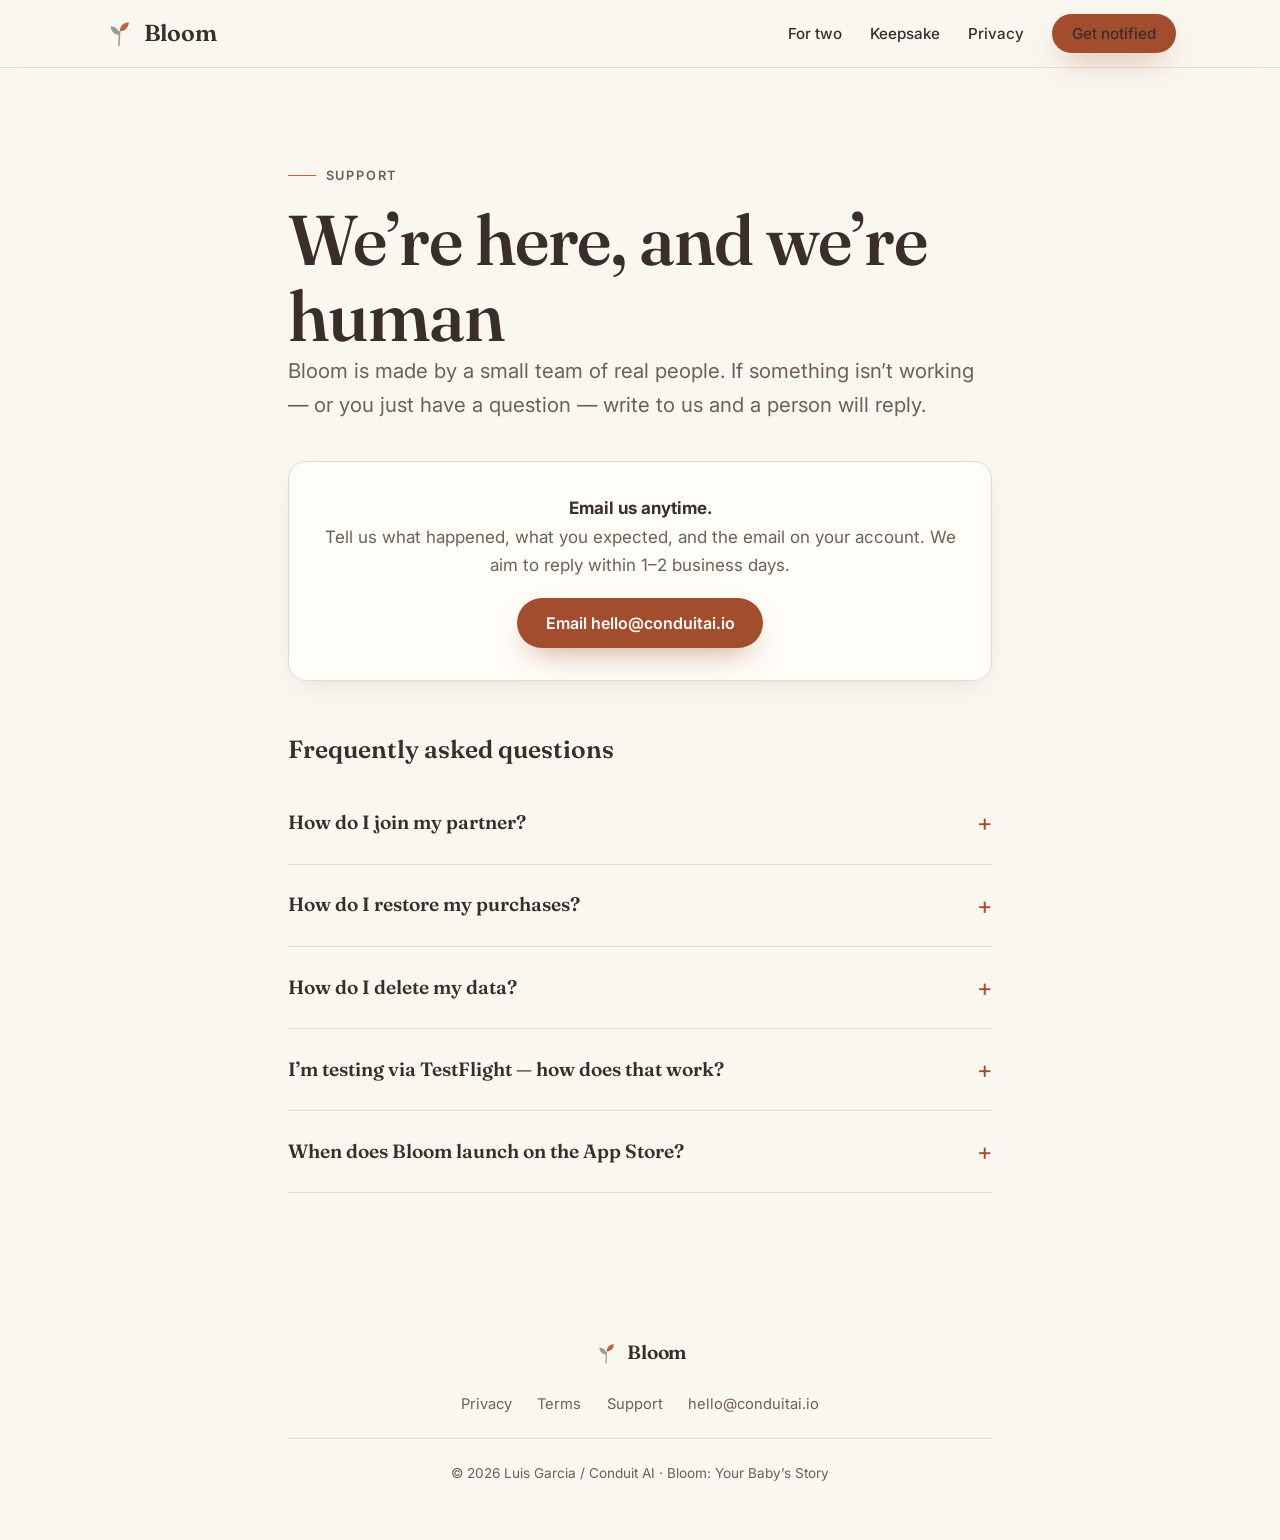
<file: support.html>
<!DOCTYPE html>
<html lang="en">
<head>
  <meta charset="UTF-8">
  <meta name="viewport" content="width=device-width, initial-scale=1.0">
  <title>Support — Bloom: Your Baby's Story</title>
  <meta name="description" content="Get help with Bloom: Your Baby's Story — partner invites, purchases, data deletion, and TestFlight support.">
  <link rel="canonical" href="https://bloom.conduitai.io/support.html">
  <meta name="theme-color" content="#FAF6F0">
  <link rel="icon" href="data:image/svg+xml,%3Csvg xmlns='http://www.w3.org/2000/svg' viewBox='0 0 48 48'%3E%3Cpath d='M24 44c0-10 .8-16 1-22' stroke='%238FA08A' stroke-width='2.4' fill='none' stroke-linecap='round'/%3E%3Cpath d='M24.6 27C24.6 19 19 13.6 10.5 13c.9 8.4 6 13.6 14.1 14Z' fill='%238FA08A'/%3E%3Cpath d='M25.2 21c.4-8.6 6.2-14 14.6-14.4-.6 9-6.4 14.4-14.6 14.4Z' fill='%23C4603C'/%3E%3C/svg%3E">
  <link rel="preconnect" href="https://fonts.googleapis.com">
  <link rel="preconnect" href="https://fonts.gstatic.com" crossorigin>
  <link href="https://fonts.googleapis.com/css2?family=Fraunces:ital,opsz,wght@0,9..144,400..700;1,9..144,400..700&family=Inter:wght@400;500;600&display=swap" rel="stylesheet">
  <link rel="stylesheet" href="styles.css">
</head>
<body>

  <header class="site-header">
    <div class="wrap">
      <a class="brand" href="index.html" aria-label="Bloom — home">
        <svg viewBox="0 0 48 48" fill="none" aria-hidden="true">
          <path d="M24 44c0-10 .8-16 1-22" stroke="#8FA08A" stroke-width="2.4" stroke-linecap="round"/>
          <path d="M24.6 27C24.6 19 19 13.6 10.5 13c.9 8.4 6 13.6 14.1 14Z" fill="#8FA08A"/>
          <path d="M25.2 21c.4-8.6 6.2-14 14.6-14.4-.6 9-6.4 14.4-14.6 14.4Z" fill="#C4603C"/>
        </svg>
        <span class="wordmark">Bloom</span>
      </a>
      <nav class="site-nav" aria-label="Primary">
        <a href="index.html#for-two">For two</a>
        <a href="index.html#keepsake">Keepsake</a>
        <a href="privacy.html">Privacy</a>
        <a class="btn btn-primary btn-sm" href="mailto:hello@conduitai.io?subject=Bloom%20waitlist&body=Hi%20Bloom%20team%20%E2%80%94%20please%20let%20me%20know%20when%20Bloom%20launches%20on%20the%20App%20Store.">Get notified</a>
      </nav>
    </div>
  </header>

  <main class="page-main">
    <div class="wrap">
      <div class="prose">
        <p class="eyebrow">Support</p>
        <h1 class="display">We&rsquo;re here, and we&rsquo;re human</h1>
        <p class="lede">Bloom is made by a small team of real people. If something isn&rsquo;t working — or you just have a question — write to us and a person will reply.</p>

        <div class="contact-card">
          <p><strong>Email us anytime.</strong><br>Tell us what happened, what you expected, and the email on your account. We aim to reply within 1&ndash;2 business days.</p>
          <a class="btn btn-primary" href="mailto:hello@conduitai.io?subject=Bloom%20support">
            Email hello@conduitai.io
          </a>
        </div>
      </div>

      <div class="prose faq">
        <h2 id="faq" style="border-top:0;padding-top:0;">Frequently asked questions</h2>

        <details>
          <summary>How do I join my partner?</summary>
          <p>Bloom is built for two. The first partner creates the family account, then shares their <strong>invite code</strong> from within the app (you&rsquo;ll find it in Settings &rarr; Partner). The second partner downloads Bloom, taps &ldquo;Join my partner&rdquo; during onboarding, and enters the code. From then on you share one journey — the same week, the same timeline, both of your check-ins.</p>
        </details>

        <details>
          <summary>How do I restore my purchases?</summary>
          <p>On a new or reinstalled device, sign in with the same Apple ID you used to purchase, then go to <strong>Settings &rarr; Restore Purchases</strong> in Bloom. If your purchase doesn&rsquo;t reappear, email us with the Apple ID receipt and we&rsquo;ll sort it out together.</p>
        </details>

        <details>
          <summary>How do I delete my data?</summary>
          <p>Right in the app: <strong>Settings &rarr; Delete my account</strong>. Two confirmations and your account, journal entries, and uploaded photos and videos are permanently erased — immediately, by you. Prefer email? Write to <a href="mailto:hello@conduitai.io?subject=Data%20deletion%20request">hello@conduitai.io</a> from the address on your account with the subject &ldquo;Data deletion request&rdquo; and we will permanently delete everything within 30 days — usually much faster. You can also request a full <strong>export</strong> of your data first if you&rsquo;d like to keep a copy. See our <a href="privacy.html">privacy policy</a> for the full picture.</p>
        </details>

        <details>
          <summary>I&rsquo;m testing via TestFlight — how does that work?</summary>
          <p>Thank you for being one of our first families! TestFlight builds expire after 90 days, so keep the TestFlight app updated to receive the latest build. If a build expires, won&rsquo;t install, or you hit a bug, Apple&rsquo;s guide is here: <a href="https://testflight.apple.com" rel="noopener">testflight.apple.com</a> — and please email us directly too; feedback from early families shapes what Bloom becomes.</p>
        </details>

        <details>
          <summary>When does Bloom launch on the App Store?</summary>
          <p>Bloom is currently in TestFlight and will launch on the App Store soon. Join the waitlist from our <a href="index.html#waitlist">homepage</a> and we&rsquo;ll send you one email the day it&rsquo;s ready.</p>
        </details>
      </div>
    </div>
  </main>

  <footer class="site-footer">
    <div class="wrap">
      <a class="brand" href="index.html" aria-label="Bloom — home">
        <svg viewBox="0 0 48 48" fill="none" aria-hidden="true">
          <path d="M24 44c0-10 .8-16 1-22" stroke="#8FA08A" stroke-width="2.4" stroke-linecap="round"/>
          <path d="M24.6 27C24.6 19 19 13.6 10.5 13c.9 8.4 6 13.6 14.1 14Z" fill="#8FA08A"/>
          <path d="M25.2 21c.4-8.6 6.2-14 14.6-14.4-.6 9-6.4 14.4-14.6 14.4Z" fill="#C4603C"/>
        </svg>
        <span class="wordmark">Bloom</span>
      </a>
      <nav class="footer-links" aria-label="Footer">
        <a href="privacy.html">Privacy</a>
        <a href="terms.html">Terms</a>
        <a href="support.html" aria-current="page">Support</a>
        <a href="mailto:hello@conduitai.io">hello@conduitai.io</a>
      </nav>
      <p class="footer-legal">&copy; 2026 Luis Garcia / Conduit AI &middot; Bloom: Your Baby&rsquo;s Story</p>
    </div>
  </footer>

</body>
</html>
</file>
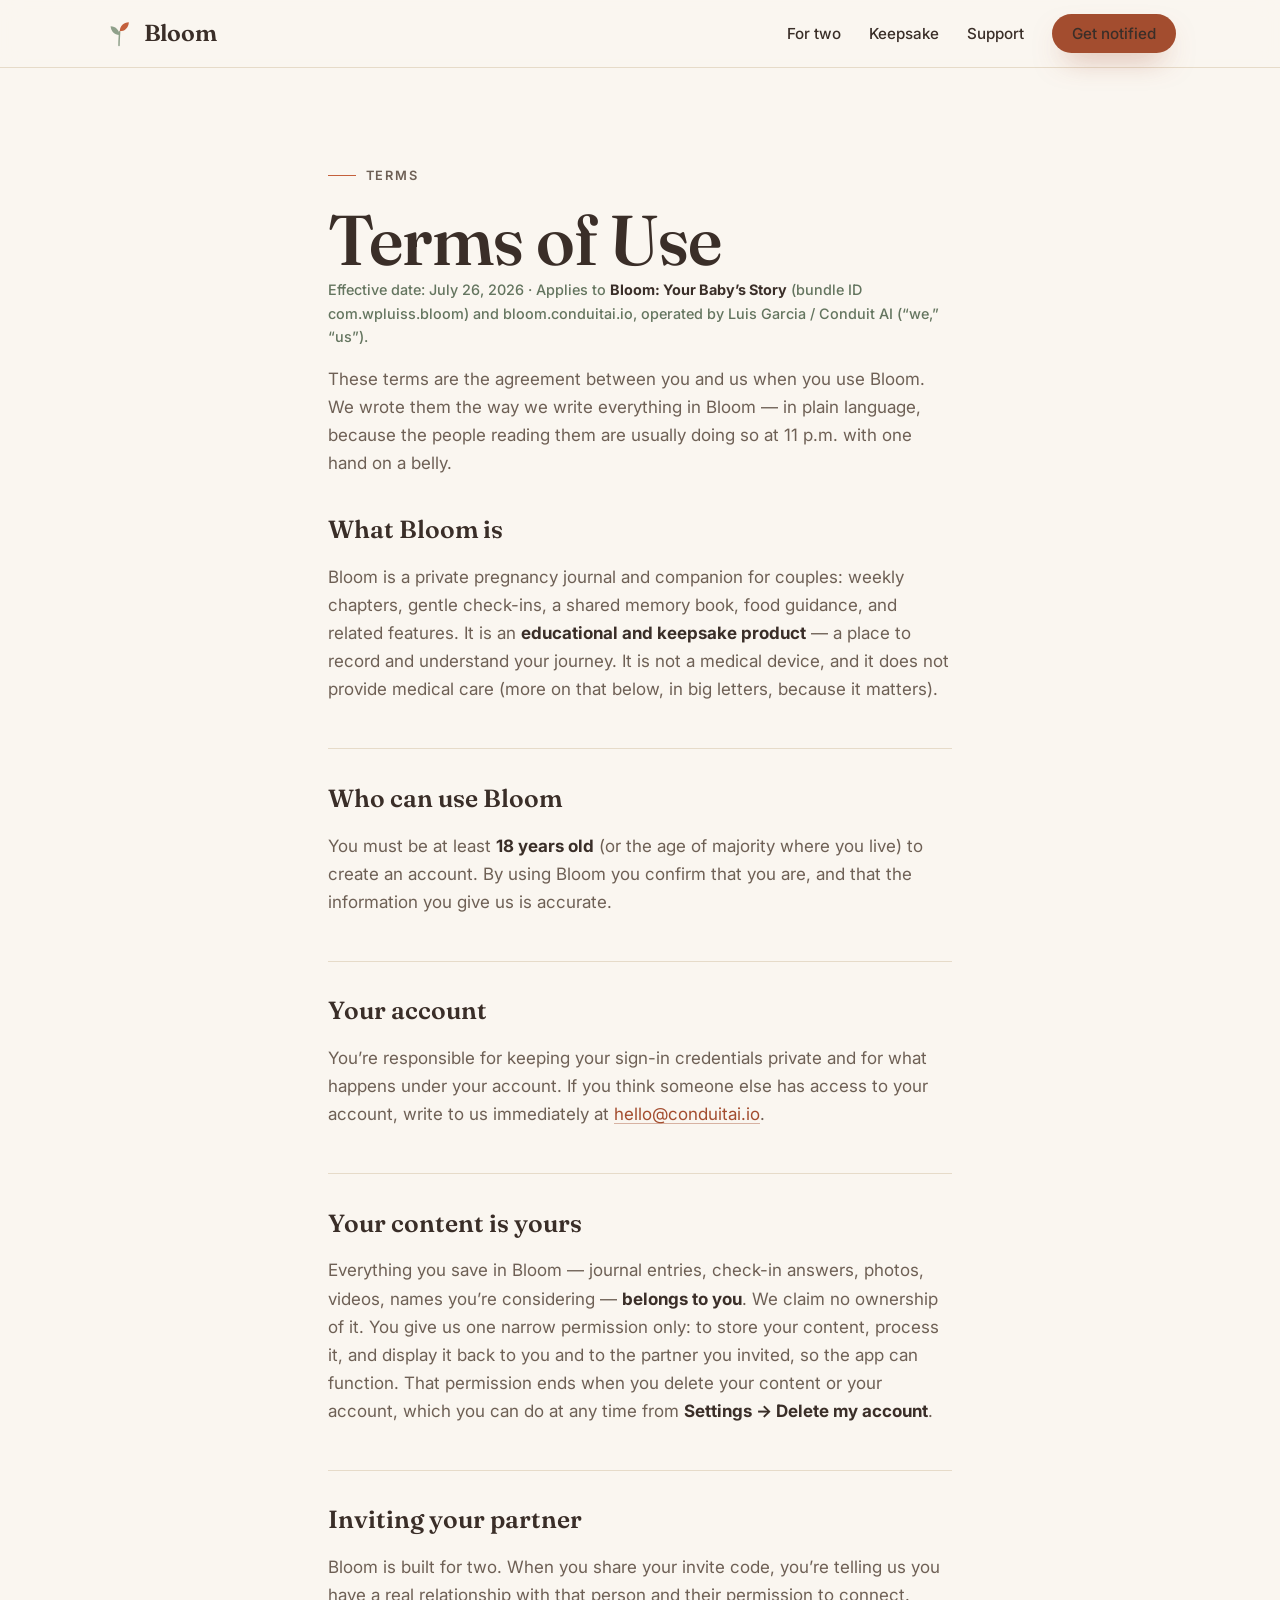
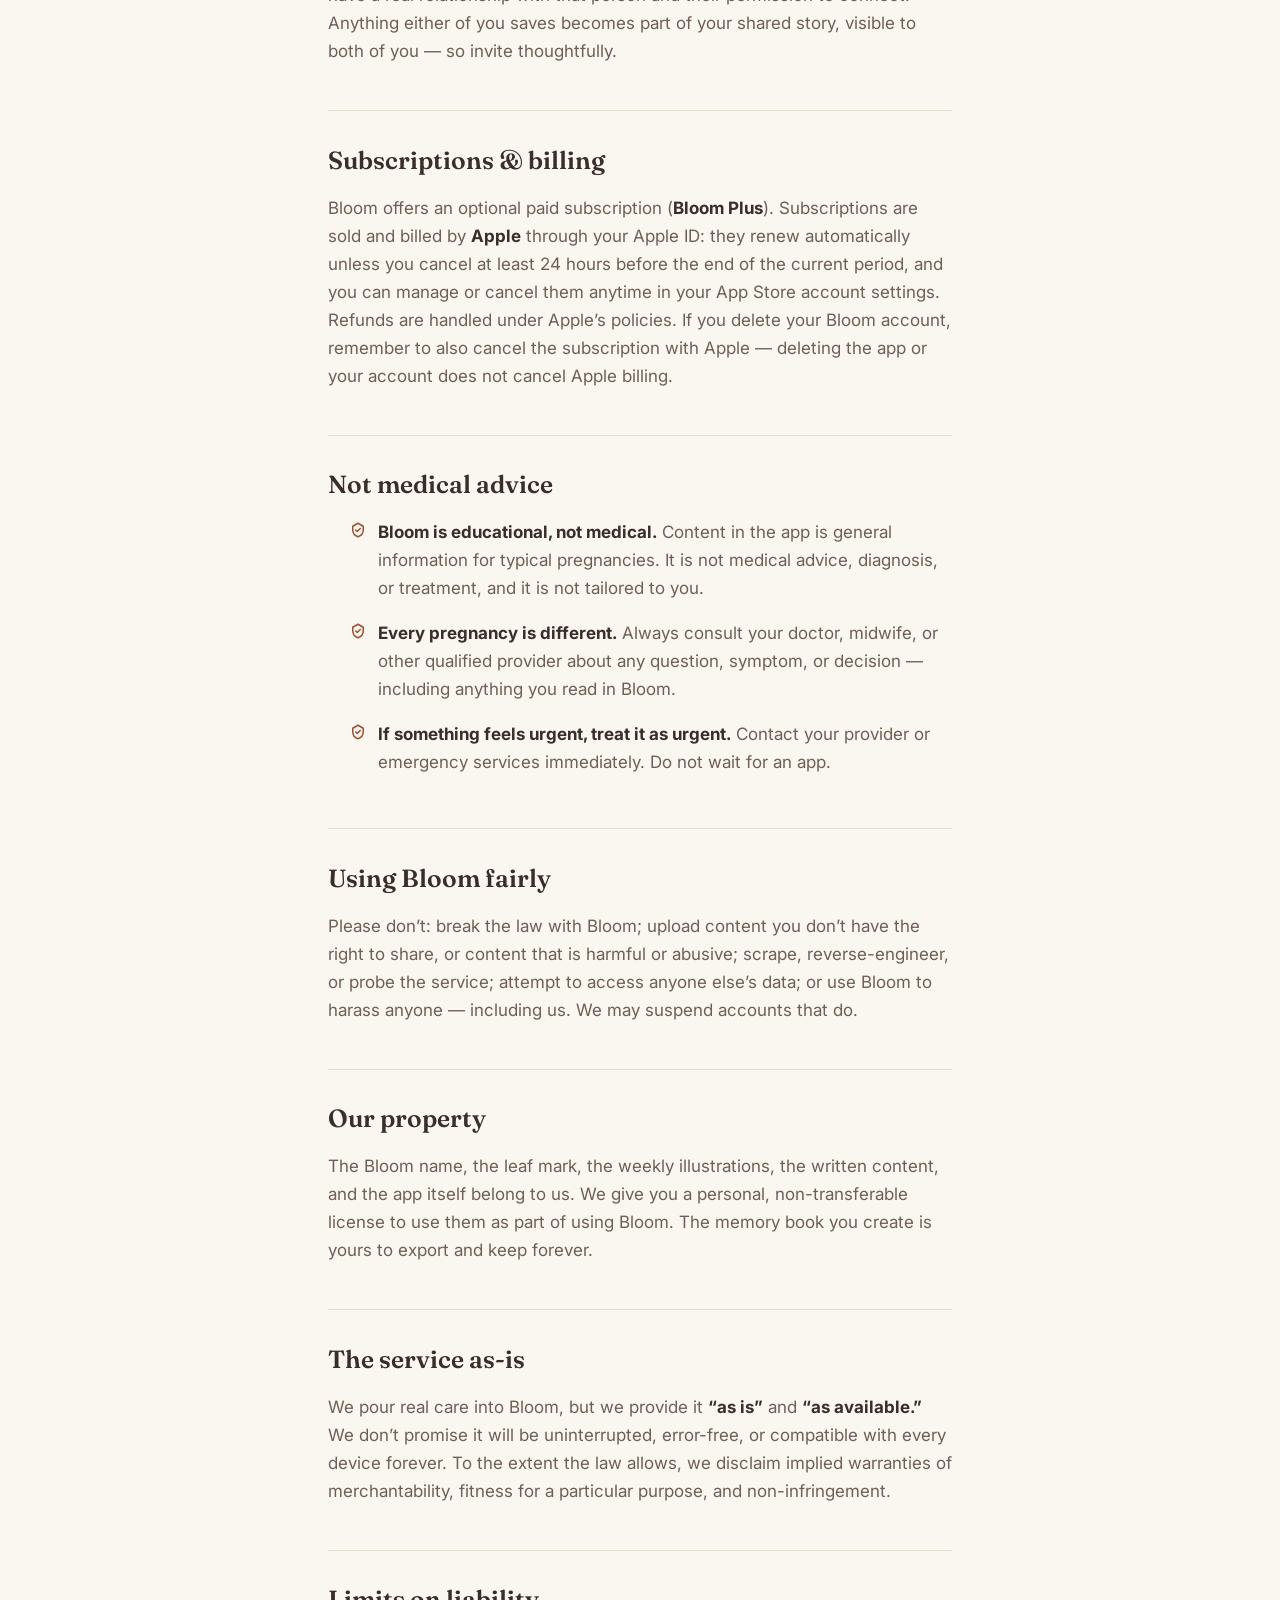
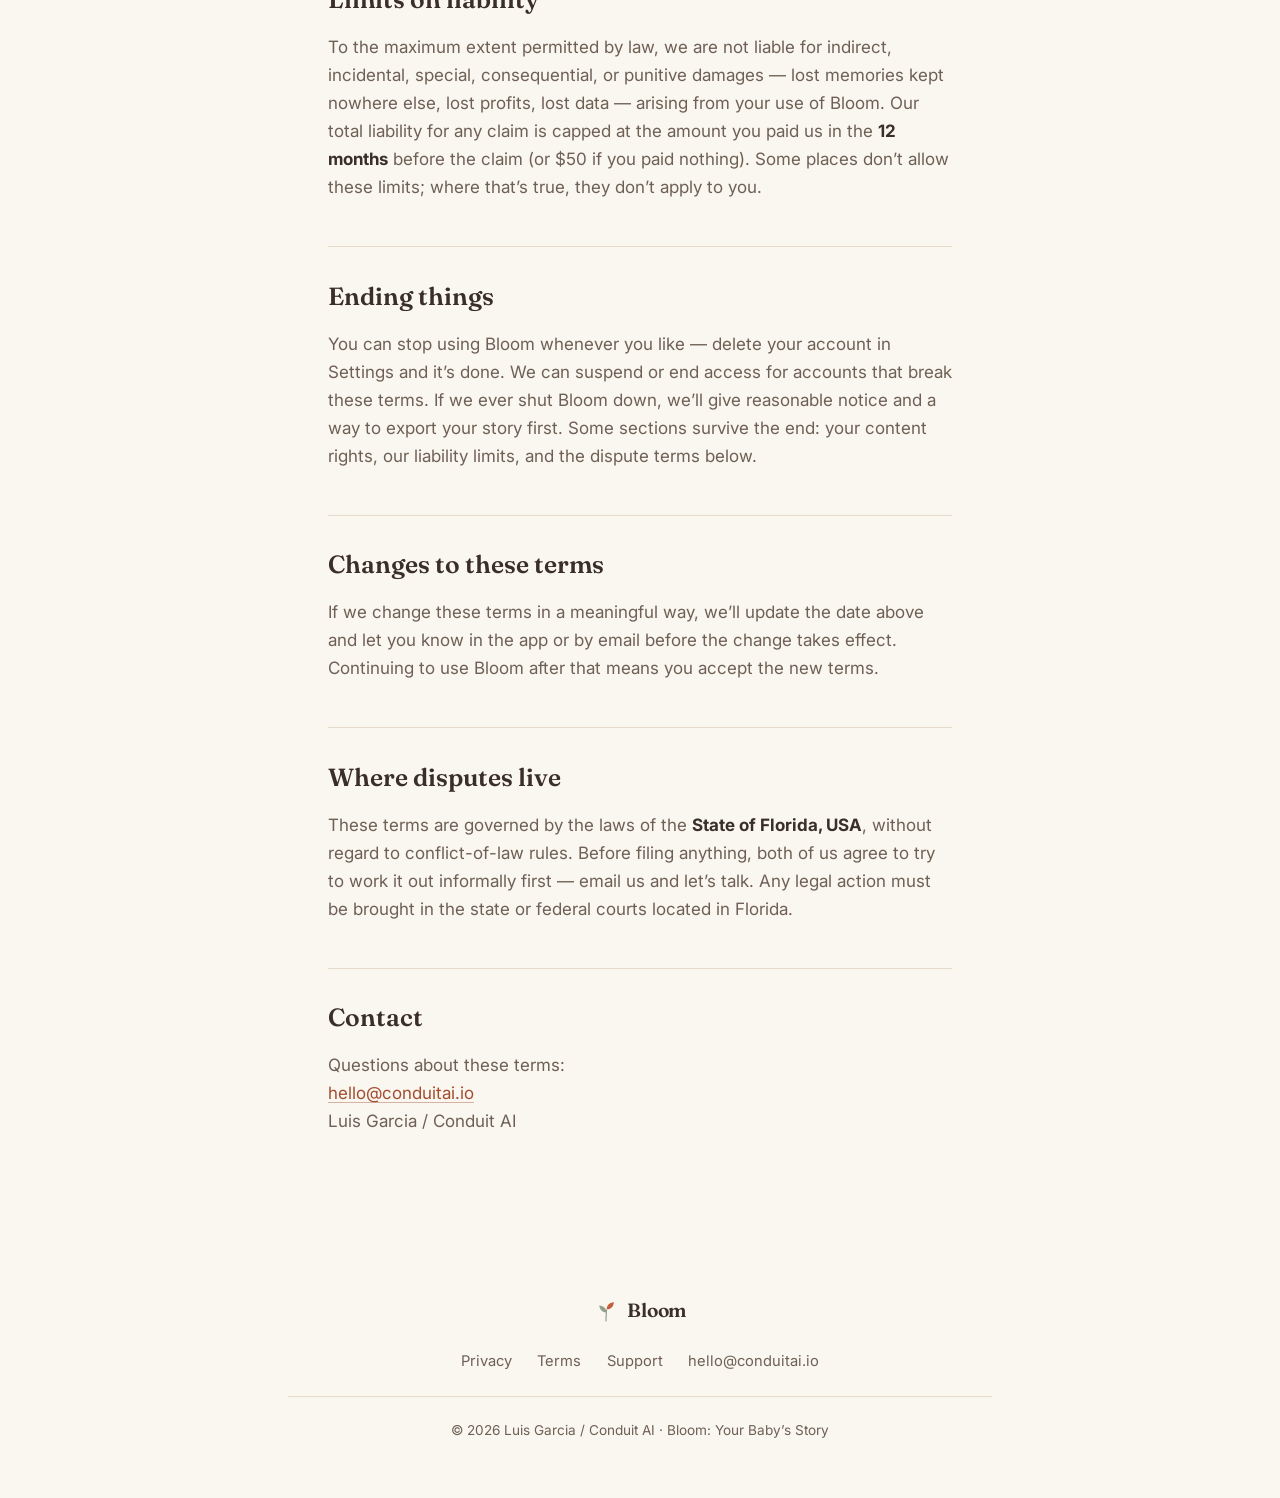
<file: terms.html>
<!DOCTYPE html>
<html lang="en">
<head>
  <meta charset="UTF-8">
  <meta name="viewport" content="width=device-width, initial-scale=1.0">
  <title>Terms of Use — Bloom: Your Baby's Story</title>
  <meta name="description" content="The terms that govern Bloom: Your Baby's Story — your content, your subscription, and our promises, in plain language.">
  <link rel="canonical" href="https://bloom.conduitai.io/terms.html">
  <meta name="theme-color" content="#FAF6F0">
  <link rel="icon" href="data:image/svg+xml,%3Csvg xmlns='http://www.w3.org/2000/svg' viewBox='0 0 48 48'%3E%3Cpath d='M24 44c0-10 .8-16 1-22' stroke='%238FA08A' stroke-width='2.4' fill='none' stroke-linecap='round'/%3E%3Cpath d='M24.6 27C24.6 19 19 13.6 10.5 13c.9 8.4 6 13.6 14.1 14Z' fill='%238FA08A'/%3E%3Cpath d='M25.2 21c.4-8.6 6.2-14 14.6-14.4-.6 9-6.4 14.4-14.6 14.4Z' fill='%23C4603C'/%3E%3C/svg%3E">
  <link rel="preconnect" href="https://fonts.googleapis.com">
  <link rel="preconnect" href="https://fonts.gstatic.com" crossorigin>
  <link href="https://fonts.googleapis.com/css2?family=Fraunces:ital,opsz,wght@0,9..144,400..700;1,9..144,400..700&family=Inter:wght@400;500;600&display=swap" rel="stylesheet">
  <link rel="stylesheet" href="styles.css">
</head>
<body>

  <header class="site-header">
    <div class="wrap">
      <a class="brand" href="index.html" aria-label="Bloom — home">
        <svg viewBox="0 0 48 48" fill="none" aria-hidden="true">
          <path d="M24 44c0-10 .8-16 1-22" stroke="#8FA08A" stroke-width="2.4" stroke-linecap="round"/>
          <path d="M24.6 27C24.6 19 19 13.6 10.5 13c.9 8.4 6 13.6 14.1 14Z" fill="#8FA08A"/>
          <path d="M25.2 21c.4-8.6 6.2-14 14.6-14.4-.6 9-6.4 14.4-14.6 14.4Z" fill="#C4603C"/>
        </svg>
        <span class="wordmark">Bloom</span>
      </a>
      <nav class="site-nav" aria-label="Primary">
        <a href="index.html#for-two">For two</a>
        <a href="index.html#keepsake">Keepsake</a>
        <a href="support.html">Support</a>
        <a class="btn btn-primary btn-sm" href="mailto:hello@conduitai.io?subject=Bloom%20waitlist&body=Hi%20Bloom%20team%20%E2%80%94%20please%20let%20me%20know%20when%20Bloom%20launches%20on%20the%20App%20Store.">Get notified</a>
      </nav>
    </div>
  </header>

  <main class="page-main">
    <div class="wrap prose">
      <p class="eyebrow">Terms</p>
      <h1 class="display">Terms of Use</h1>
      <p class="effective">Effective date: July 26, 2026 &middot; Applies to <strong>Bloom: Your Baby&rsquo;s Story</strong> (bundle ID com.wpluiss.bloom) and bloom.conduitai.io, operated by Luis Garcia / Conduit AI (&ldquo;we,&rdquo; &ldquo;us&rdquo;).</p>

      <p>These terms are the agreement between you and us when you use Bloom. We wrote them the way we write everything in Bloom — in plain language, because the people reading them are usually doing so at 11 p.m. with one hand on a belly.</p>

      <h2>What Bloom is</h2>
      <p>Bloom is a private pregnancy journal and companion for couples: weekly chapters, gentle check-ins, a shared memory book, food guidance, and related features. It is an <strong>educational and keepsake product</strong> — a place to record and understand your journey. It is not a medical device, and it does not provide medical care (more on that below, in big letters, because it matters).</p>

      <h2>Who can use Bloom</h2>
      <p>You must be at least <strong>18 years old</strong> (or the age of majority where you live) to create an account. By using Bloom you confirm that you are, and that the information you give us is accurate.</p>

      <h2>Your account</h2>
      <p>You&rsquo;re responsible for keeping your sign-in credentials private and for what happens under your account. If you think someone else has access to your account, write to us immediately at <a href="mailto:hello@conduitai.io">hello@conduitai.io</a>.</p>

      <h2>Your content is yours</h2>
      <p>Everything you save in Bloom — journal entries, check-in answers, photos, videos, names you&rsquo;re considering — <strong>belongs to you</strong>. We claim no ownership of it. You give us one narrow permission only: to store your content, process it, and display it back to you and to the partner you invited, so the app can function. That permission ends when you delete your content or your account, which you can do at any time from <strong>Settings &rarr; Delete my account</strong>.</p>

      <h2>Inviting your partner</h2>
      <p>Bloom is built for two. When you share your invite code, you&rsquo;re telling us you have a real relationship with that person and their permission to connect. Anything either of you saves becomes part of your shared story, visible to both of you — so invite thoughtfully.</p>

      <h2>Subscriptions &amp; billing</h2>
      <p>Bloom offers an optional paid subscription (<strong>Bloom Plus</strong>). Subscriptions are sold and billed by <strong>Apple</strong> through your Apple ID: they renew automatically unless you cancel at least 24 hours before the end of the current period, and you can manage or cancel them anytime in your App Store account settings. Refunds are handled under Apple&rsquo;s policies. If you delete your Bloom account, remember to also cancel the subscription with Apple — deleting the app or your account does not cancel Apple billing.</p>

      <h2>Not medical advice</h2>
      <ul class="never-list">
        <li>
          <svg viewBox="0 0 24 24" fill="none" stroke="currentColor" stroke-width="2" stroke-linecap="round" stroke-linejoin="round" aria-hidden="true"><path d="M12 3l7 4v5c0 4.5-3 7.5-7 9-4-1.5-7-4.5-7-9V7z"/><path d="m9 12 2 2 4-4"/></svg>
          <span><strong>Bloom is educational, not medical.</strong> Content in the app is general information for typical pregnancies. It is not medical advice, diagnosis, or treatment, and it is not tailored to you.</span>
        </li>
        <li>
          <svg viewBox="0 0 24 24" fill="none" stroke="currentColor" stroke-width="2" stroke-linecap="round" stroke-linejoin="round" aria-hidden="true"><path d="M12 3l7 4v5c0 4.5-3 7.5-7 9-4-1.5-7-4.5-7-9V7z"/><path d="m9 12 2 2 4-4"/></svg>
          <span><strong>Every pregnancy is different.</strong> Always consult your doctor, midwife, or other qualified provider about any question, symptom, or decision — including anything you read in Bloom.</span>
        </li>
        <li>
          <svg viewBox="0 0 24 24" fill="none" stroke="currentColor" stroke-width="2" stroke-linecap="round" stroke-linejoin="round" aria-hidden="true"><path d="M12 3l7 4v5c0 4.5-3 7.5-7 9-4-1.5-7-4.5-7-9V7z"/><path d="m9 12 2 2 4-4"/></svg>
          <span><strong>If something feels urgent, treat it as urgent.</strong> Contact your provider or emergency services immediately. Do not wait for an app.</span>
        </li>
      </ul>

      <h2>Using Bloom fairly</h2>
      <p>Please don&rsquo;t: break the law with Bloom; upload content you don&rsquo;t have the right to share, or content that is harmful or abusive; scrape, reverse-engineer, or probe the service; attempt to access anyone else&rsquo;s data; or use Bloom to harass anyone — including us. We may suspend accounts that do.</p>

      <h2>Our property</h2>
      <p>The Bloom name, the leaf mark, the weekly illustrations, the written content, and the app itself belong to us. We give you a personal, non-transferable license to use them as part of using Bloom. The memory book you create is yours to export and keep forever.</p>

      <h2>The service as-is</h2>
      <p>We pour real care into Bloom, but we provide it <strong>&ldquo;as is&rdquo;</strong> and <strong>&ldquo;as available.&rdquo;</strong> We don&rsquo;t promise it will be uninterrupted, error-free, or compatible with every device forever. To the extent the law allows, we disclaim implied warranties of merchantability, fitness for a particular purpose, and non-infringement.</p>

      <h2>Limits on liability</h2>
      <p>To the maximum extent permitted by law, we are not liable for indirect, incidental, special, consequential, or punitive damages — lost memories kept nowhere else, lost profits, lost data — arising from your use of Bloom. Our total liability for any claim is capped at the amount you paid us in the <strong>12 months</strong> before the claim (or $50 if you paid nothing). Some places don&rsquo;t allow these limits; where that&rsquo;s true, they don&rsquo;t apply to you.</p>

      <h2>Ending things</h2>
      <p>You can stop using Bloom whenever you like — delete your account in Settings and it&rsquo;s done. We can suspend or end access for accounts that break these terms. If we ever shut Bloom down, we&rsquo;ll give reasonable notice and a way to export your story first. Some sections survive the end: your content rights, our liability limits, and the dispute terms below.</p>

      <h2>Changes to these terms</h2>
      <p>If we change these terms in a meaningful way, we&rsquo;ll update the date above and let you know in the app or by email before the change takes effect. Continuing to use Bloom after that means you accept the new terms.</p>

      <h2>Where disputes live</h2>
      <p>These terms are governed by the laws of the <strong>State of Florida, USA</strong>, without regard to conflict-of-law rules. Before filing anything, both of us agree to try to work it out informally first — email us and let&rsquo;s talk. Any legal action must be brought in the state or federal courts located in Florida.</p>

      <h2>Contact</h2>
      <p>Questions about these terms:<br>
      <a href="mailto:hello@conduitai.io">hello@conduitai.io</a><br>
      Luis Garcia / Conduit AI</p>
    </div>
  </main>

  <footer class="site-footer">
    <div class="wrap">
      <a class="brand" href="index.html" aria-label="Bloom — home">
        <svg viewBox="0 0 48 48" fill="none" aria-hidden="true">
          <path d="M24 44c0-10 .8-16 1-22" stroke="#8FA08A" stroke-width="2.4" stroke-linecap="round"/>
          <path d="M24.6 27C24.6 19 19 13.6 10.5 13c.9 8.4 6 13.6 14.1 14Z" fill="#8FA08A"/>
          <path d="M25.2 21c.4-8.6 6.2-14 14.6-14.4-.6 9-6.4 14.4-14.6 14.4Z" fill="#C4603C"/>
        </svg>
        <span class="wordmark">Bloom</span>
      </a>
      <nav class="footer-links" aria-label="Footer">
        <a href="privacy.html">Privacy</a>
        <a href="terms.html" aria-current="page">Terms</a>
        <a href="support.html">Support</a>
        <a href="mailto:hello@conduitai.io">hello@conduitai.io</a>
      </nav>
      <p class="footer-legal">&copy; 2026 Luis Garcia / Conduit AI &middot; Bloom: Your Baby&rsquo;s Story</p>
    </div>
  </footer>

</body>
</html>
</file>
<file: styles.css>
/* ============================================================
   Bloom: Your Baby's Story — design system
   Warm ivory canvas · terracotta accent · muted sage · charcoal ink
   Layout: everything horizontally centered via .wrap (margin-inline:
   auto) + centered text/actions inside each section.
   ============================================================ */

:root {
  --ivory: #FAF6F0;
  --ivory-deep: #F4EDE2;
  --cream: #FFFDF8;
  --terra: #C4603C;
  --terra-deep: #A34D2F;
  --sage: #8FA08A;
  --sage-deep: #64755F;
  --charcoal: #3A2E28;
  --muted: #6E6055;
  --hairline: #E6DBC9;
  --shadow-soft: 0 22px 50px -20px rgba(58, 46, 40, 0.20);
  --shadow-card: 0 10px 30px -14px rgba(58, 46, 40, 0.16);
  --serif: "Fraunces", Georgia, "Times New Roman", serif;
  --sans: "Inter", -apple-system, BlinkMacSystemFont, "Segoe UI", Roboto, sans-serif;
  --maxw: 72rem;
}

* { box-sizing: border-box; }

html { scroll-behavior: smooth; }

body {
  margin: 0;
  background: var(--ivory);
  color: var(--charcoal);
  font-family: var(--sans);
  font-size: 1.0625rem;
  line-height: 1.65;
  -webkit-font-smoothing: antialiased;
  text-rendering: optimizeLegibility;
}

img, svg { display: block; }

a { color: var(--terra-deep); text-decoration-color: rgba(163, 77, 47, 0.4); text-underline-offset: 3px; }
a:hover { color: var(--terra); }

:focus-visible {
  outline: 3px solid rgba(196, 96, 60, 0.55);
  outline-offset: 3px;
  border-radius: 4px;
}

::selection { background: rgba(196, 96, 60, 0.22); }

/* Centered page column: every section lives inside this wrapper */
.wrap {
  width: 100%;
  max-width: var(--maxw);
  margin-inline: auto;
  padding-inline: clamp(1.25rem, 4vw, 2.5rem);
}

/* ---------- Type ---------- */

.display {
  font-family: var(--serif);
  font-optical-sizing: auto;
  font-weight: 560;
  line-height: 1.08;
  letter-spacing: -0.015em;
  margin: 0;
}

h1.display { font-size: clamp(2.6rem, 6vw, 4.4rem); }
h2.display { font-size: clamp(2rem, 4.2vw, 3rem); }
h3 { font-family: var(--serif); font-weight: 600; font-size: 1.35rem; line-height: 1.25; margin: 0 0 0.5rem; }

.eyebrow {
  display: inline-flex;
  align-items: center;
  gap: 0.6rem;
  font-size: 0.8rem;
  font-weight: 600;
  letter-spacing: 0.14em;
  text-transform: uppercase;
  color: var(--terra-deep);
  margin: 0 0 1.1rem;
}
.eyebrow::before {
  content: "";
  width: 1.75rem;
  height: 1px;
  background: var(--terra);
}

.lede {
  font-size: clamp(1.1rem, 1.6vw, 1.28rem);
  color: var(--muted);
  max-width: 38em;
  margin: 1.25rem 0 0;
}

.accent { color: var(--terra-deep); font-style: italic; }

/* ---------- Header ---------- */

.site-header {
  position: sticky;
  top: 0;
  z-index: 50;
  background: rgba(250, 246, 240, 0.88);
  backdrop-filter: blur(10px);
  -webkit-backdrop-filter: blur(10px);
  border-bottom: 1px solid var(--hairline);
}

.site-header .wrap {
  display: flex;
  align-items: center;
  gap: 2rem;
  padding-block: 0.85rem;
}

.brand {
  display: inline-flex;
  align-items: center;
  gap: 0.6rem;
  text-decoration: none;
  color: var(--charcoal);
}
.brand svg { width: 30px; height: 30px; }
.brand .wordmark {
  font-family: var(--serif);
  font-weight: 620;
  font-size: 1.45rem;
  letter-spacing: -0.01em;
}

.site-nav {
  margin-left: auto;
  display: flex;
  align-items: center;
  gap: 1.75rem;
}
.site-nav a {
  color: var(--charcoal);
  text-decoration: none;
  font-size: 0.95rem;
  font-weight: 500;
}
.site-nav a:hover { color: var(--terra-deep); }

@media (max-width: 720px) {
  .site-nav a:not(.btn) { display: none; }
}

/* ---------- Buttons ---------- */

.btn {
  display: inline-flex;
  align-items: center;
  justify-content: center;
  gap: 0.55rem;
  font-family: var(--sans);
  font-weight: 600;
  font-size: 1rem;
  line-height: 1;
  padding: 1rem 1.7rem;
  border-radius: 999px;
  border: 1px solid transparent;
  text-decoration: none;
  cursor: pointer;
  transition: transform 0.18s ease, box-shadow 0.18s ease, background-color 0.18s ease;
}

.btn-primary {
  background: var(--terra-deep);
  color: var(--cream);
  box-shadow: 0 14px 30px -12px rgba(163, 77, 47, 0.55);
}
.btn-primary:hover {
  background: var(--terra);
  color: var(--cream);
  transform: translateY(-2px);
  box-shadow: 0 18px 36px -12px rgba(163, 77, 47, 0.6);
}

.btn-ghost {
  background: transparent;
  color: var(--charcoal);
  border-color: var(--hairline);
}
.btn-ghost:hover { border-color: var(--sage); color: var(--charcoal); transform: translateY(-2px); }

.btn-sm { padding: 0.7rem 1.2rem; font-size: 0.9rem; }

/* ---------- Hero (centered single column) ---------- */

.hero { padding: clamp(4rem, 9vw, 7.5rem) 0 clamp(3.5rem, 7vw, 5.5rem); }

.hero .wrap {
  display: grid;
  grid-template-columns: minmax(0, 1fr);
  gap: clamp(2.5rem, 6vw, 4rem);
  justify-items: center;
  text-align: center;
}

.hero .lede { margin-inline: auto; }

.hero-mark { width: 52px; height: 52px; margin: 0 auto 1.4rem; }

.hero-actions {
  display: flex;
  flex-wrap: wrap;
  align-items: center;
  justify-content: center;
  gap: 1rem 1.4rem;
  margin-top: 2.2rem;
}

.hero-note {
  font-size: 0.92rem;
  color: var(--muted);
  margin-top: 1.1rem;
  display: flex;
  align-items: center;
  justify-content: center;
  gap: 0.5rem;
}
.hero-note svg { width: 15px; height: 15px; flex: none; }

.tagline {
  font-size: 0.95rem;
  color: var(--sage-deep);
  font-weight: 500;
  letter-spacing: 0.02em;
}

/* Keepsake card visual (pure CSS, no imagery) — centered under the hero copy */
.keepsake { position: relative; margin: 0 auto; width: min(100%, 36rem); min-height: 380px; }

.keepsake-card {
  position: absolute;
  inset: auto;
  width: min(320px, 82%);
  background: var(--cream);
  border: 1px solid var(--hairline);
  border-radius: 20px;
  padding: 1.6rem 1.7rem 1.4rem;
  box-shadow: var(--shadow-soft);
  text-align: left;
}

.keepsake-card .kc-week {
  font-family: var(--serif);
  font-style: italic;
  font-size: 0.95rem;
  color: var(--terra-deep);
}

.keepsake-card .kc-rule {
  height: 1px;
  background: var(--hairline);
  margin: 0.9rem 0 1.1rem;
}

.keepsake-card .kc-line {
  font-family: var(--serif);
  font-size: 1.28rem;
  line-height: 1.45;
  margin: 0;
}

.keepsake-card .kc-meta {
  display: flex;
  align-items: center;
  gap: 0.5rem;
  margin-top: 1.2rem;
  font-size: 0.82rem;
  color: var(--muted);
}
.keepsake-card .kc-meta svg { width: 14px; height: 14px; }

.keepsake-card.kc-front { top: 4%; left: 10%; transform: rotate(-2.5deg); z-index: 2; }
.keepsake-card.kc-back  { top: 56%; left: 32%; transform: rotate(2deg); background: var(--ivory-deep); z-index: 1; }
.keepsake-card.kc-back .kc-line { font-size: 1.1rem; color: var(--muted); }

@media (max-width: 880px) {
  .keepsake { min-height: 400px; margin-top: 1rem; }
  .keepsake-card.kc-front { left: 4%; }
  .keepsake-card.kc-back { left: 18%; }
}

/* ---------- Trust bar ---------- */

.trustbar {
  border-block: 1px solid var(--hairline);
  padding: 1.35rem 0;
}

.trustbar ul {
  list-style: none;
  margin: 0;
  padding: 0;
  display: flex;
  flex-wrap: wrap;
  justify-content: center;
  gap: 0.9rem 2.4rem;
}

.trustbar li {
  display: flex;
  align-items: center;
  gap: 0.6rem;
  font-size: 0.95rem;
  font-weight: 500;
  color: var(--muted);
}
.trustbar li svg { width: 17px; height: 17px; color: var(--sage-deep); flex: none; }

/* ---------- Sections ---------- */

.section { padding: clamp(4.5rem, 9vw, 7.5rem) 0; }
.section + .section { border-top: 1px solid var(--hairline); }

/* Section intros: centered headline + copy, capped reading width */
.section-head {
  max-width: 46rem;
  margin-inline: auto;
  margin-bottom: clamp(2.5rem, 5vw, 4rem);
  text-align: center;
}
.section-head .lede { margin-inline: auto; }

.grid-3 {
  display: grid;
  grid-template-columns: repeat(3, minmax(0, 1fr));
  gap: 1.5rem;
}
@media (max-width: 880px) { .grid-3 { grid-template-columns: 1fr; max-width: 30rem; margin-inline: auto; } }

.card {
  background: var(--cream);
  border: 1px solid var(--hairline);
  border-radius: 18px;
  padding: 2rem 1.9rem;
  box-shadow: var(--shadow-card);
  text-align: center;
}

.card .icon {
  width: 46px;
  height: 46px;
  border-radius: 14px;
  display: grid;
  place-items: center;
  margin: 0 auto 1.3rem;
  background: rgba(143, 160, 138, 0.16);
  color: var(--sage-deep);
}
.card:nth-child(2) .icon { background: rgba(196, 96, 60, 0.12); color: var(--terra-deep); }
.card .icon svg { width: 24px; height: 24px; }
.card p { margin: 0; color: var(--muted); font-size: 0.98rem; }

/* Split section: centered stack — intro + checklist centered, timeline card centered below */
.split {
  display: grid;
  grid-template-columns: minmax(0, 1fr);
  gap: clamp(2.5rem, 6vw, 4rem);
  justify-items: center;
  text-align: center;
}
.split .lede { margin-inline: auto; }

.check-list {
  list-style: none;
  margin: 1.8rem auto 0;
  padding: 0;
  display: grid;
  gap: 1rem;
  max-width: 36rem;
  text-align: left;
}
.check-list li { display: flex; gap: 0.8rem; align-items: flex-start; color: var(--muted); }
.check-list li strong { color: var(--charcoal); font-weight: 600; }
.check-list svg { width: 20px; height: 20px; flex: none; margin-top: 0.15rem; color: var(--terra-deep); }

/* Timeline visual */
.timeline {
  background: var(--cream);
  border: 1px solid var(--hairline);
  border-radius: 20px;
  box-shadow: var(--shadow-soft);
  padding: 2rem 2rem 1.4rem;
  width: min(100%, 42rem);
  margin-inline: auto;
  text-align: left;
}
.timeline ol { list-style: none; margin: 0; padding: 0; }
.timeline li {
  display: grid;
  grid-template-columns: 64px 1fr;
  gap: 1.2rem;
  padding: 1rem 0;
  border-bottom: 1px solid var(--hairline);
  align-items: baseline;
}
.timeline li:last-child { border-bottom: 0; }
.timeline .t-week {
  font-family: var(--serif);
  font-style: italic;
  color: var(--terra-deep);
  font-size: 0.95rem;
}
.timeline .t-text { margin: 0; font-size: 0.98rem; color: var(--muted); }
.timeline .t-text strong { color: var(--charcoal); font-weight: 600; }

/* ---------- Waitlist ---------- */

.waitlist {
  background: var(--ivory-deep);
  border-block: 1px solid var(--hairline);
  text-align: center;
}
.waitlist .display { max-width: 16em; margin-inline: auto; }
.waitlist .lede { margin-inline: auto; }
.waitlist .hero-actions { justify-content: center; }
.waitlist .sprout-center { width: 44px; height: 44px; margin: 0 auto 1.4rem; }

/* ---------- Footer (centered stack) ---------- */

.site-footer { padding: 3rem 0 3.5rem; }

.site-footer .wrap {
  display: flex;
  flex-direction: column;
  align-items: center;
  text-align: center;
  gap: 1.4rem;
}

.site-footer .brand svg { width: 24px; height: 24px; }
.site-footer .brand .wordmark { font-size: 1.2rem; }

.footer-links {
  display: flex;
  flex-wrap: wrap;
  justify-content: center;
  gap: 0.6rem 1.6rem;
  font-size: 0.92rem;
}
.footer-links a { color: var(--muted); text-decoration: none; }
.footer-links a:hover { color: var(--terra-deep); }

.footer-legal {
  width: 100%;
  max-width: 44rem;
  margin: 0;
  padding-top: 1.4rem;
  border-top: 1px solid var(--hairline);
  font-size: 0.85rem;
  color: var(--muted);
  text-align: center;
}

/* ---------- Sub pages (privacy / support) ---------- */

.page-main { padding: clamp(3.5rem, 7vw, 5.5rem) 0 clamp(4rem, 8vw, 6rem); }

/* Long-form pages: centered column, left-aligned reading text */
.prose { max-width: 44rem; margin-inline: auto; }
.prose h2 {
  font-family: var(--serif);
  font-weight: 600;
  font-size: 1.55rem;
  margin: 2.8rem 0 0.8rem;
  padding-top: 1.8rem;
  border-top: 1px solid var(--hairline);
}
.prose h2:first-of-type { border-top: 0; padding-top: 0; margin-top: 2rem; }
.prose p { margin: 0 0 1rem; color: var(--muted); }
.prose ul { margin: 0 0 1rem; padding-left: 1.3rem; color: var(--muted); }
.prose li { margin-bottom: 0.45rem; }
.prose strong { color: var(--charcoal); }
.prose .effective { font-size: 0.9rem; color: var(--sage-deep); font-weight: 500; }

.never-list { list-style: none; padding: 0; margin: 0 0 1rem; display: grid; gap: 0.6rem; }
.never-list li { display: flex; gap: 0.7rem; align-items: flex-start; }
.never-list svg { width: 18px; height: 18px; flex: none; margin-top: 0.2rem; color: var(--terra-deep); }

/* FAQ */
.faq details {
  border-bottom: 1px solid var(--hairline);
  padding: 1.3rem 0;
}
.faq summary {
  cursor: pointer;
  font-family: var(--serif);
  font-weight: 600;
  font-size: 1.2rem;
  list-style: none;
  display: flex;
  justify-content: space-between;
  align-items: center;
  gap: 1rem;
}
.faq summary::-webkit-details-marker { display: none; }
.faq summary::after {
  content: "+";
  font-family: var(--sans);
  font-weight: 400;
  font-size: 1.5rem;
  color: var(--terra-deep);
  transition: transform 0.2s ease;
}
.faq details[open] summary::after { transform: rotate(45deg); }
.faq details p { margin: 0.9rem 0 0; color: var(--muted); }

.contact-card {
  background: var(--cream);
  border: 1px solid var(--hairline);
  border-radius: 18px;
  box-shadow: var(--shadow-card);
  padding: 2rem;
  margin: 2.5rem 0 3rem;
  display: flex;
  flex-wrap: wrap;
  align-items: center;
  justify-content: center;
  text-align: center;
  gap: 1.2rem 2rem;
}
.contact-card p { margin: 0; color: var(--muted); flex: 1 1 100%; }

/* ---------- Small screens: centered, proportional, full-width CTAs ---------- */

@media (max-width: 560px) {
  .hero-actions {
    flex-direction: column;
    align-items: stretch;
    width: 100%;
    max-width: 22rem;
    margin-inline: auto;
  }
  .hero-actions .btn { width: 100%; }
  .hero-actions .tagline { text-align: center; }
  .contact-card .btn { width: 100%; }
}

/* ---------- Motion ---------- */

.reveal {
  opacity: 0;
  transform: translateY(22px);
  transition: opacity 0.7s ease, transform 0.7s cubic-bezier(0.22, 0.61, 0.36, 1);
}
.reveal.in { opacity: 1; transform: none; }
.reveal[data-delay="1"] { transition-delay: 0.12s; }
.reveal[data-delay="2"] { transition-delay: 0.24s; }

@media (prefers-reduced-motion: reduce) {
  html { scroll-behavior: auto; }
  .reveal { opacity: 1; transform: none; transition: none; }
  .btn, .faq summary::after { transition: none; }
}

/* ---------- 404 ---------- */

.center-page {
  min-height: 60vh;
  display: grid;
  place-items: center;
  text-align: center;
  padding: 4rem 0;
}
.center-page .display { margin-top: 1.2rem; }
.center-page p { color: var(--muted); margin: 1rem 0 2rem; }
</file>
